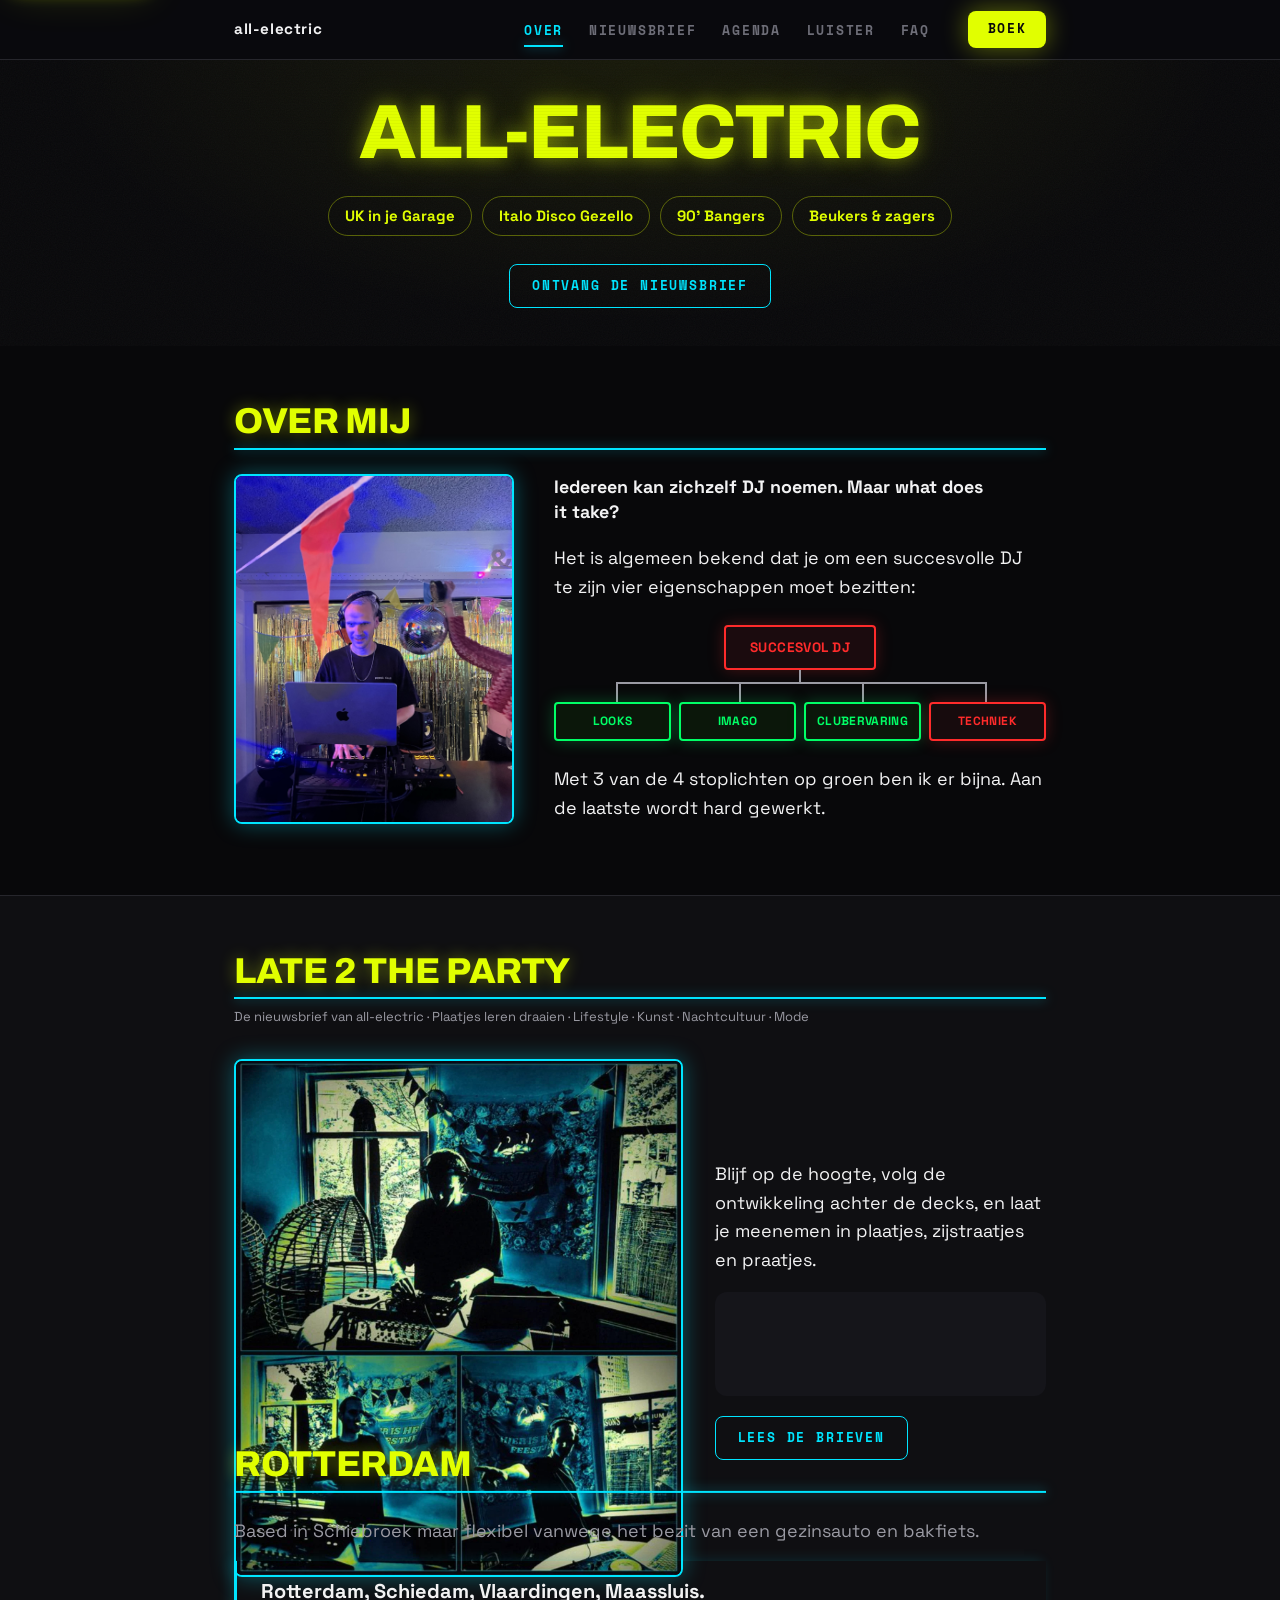
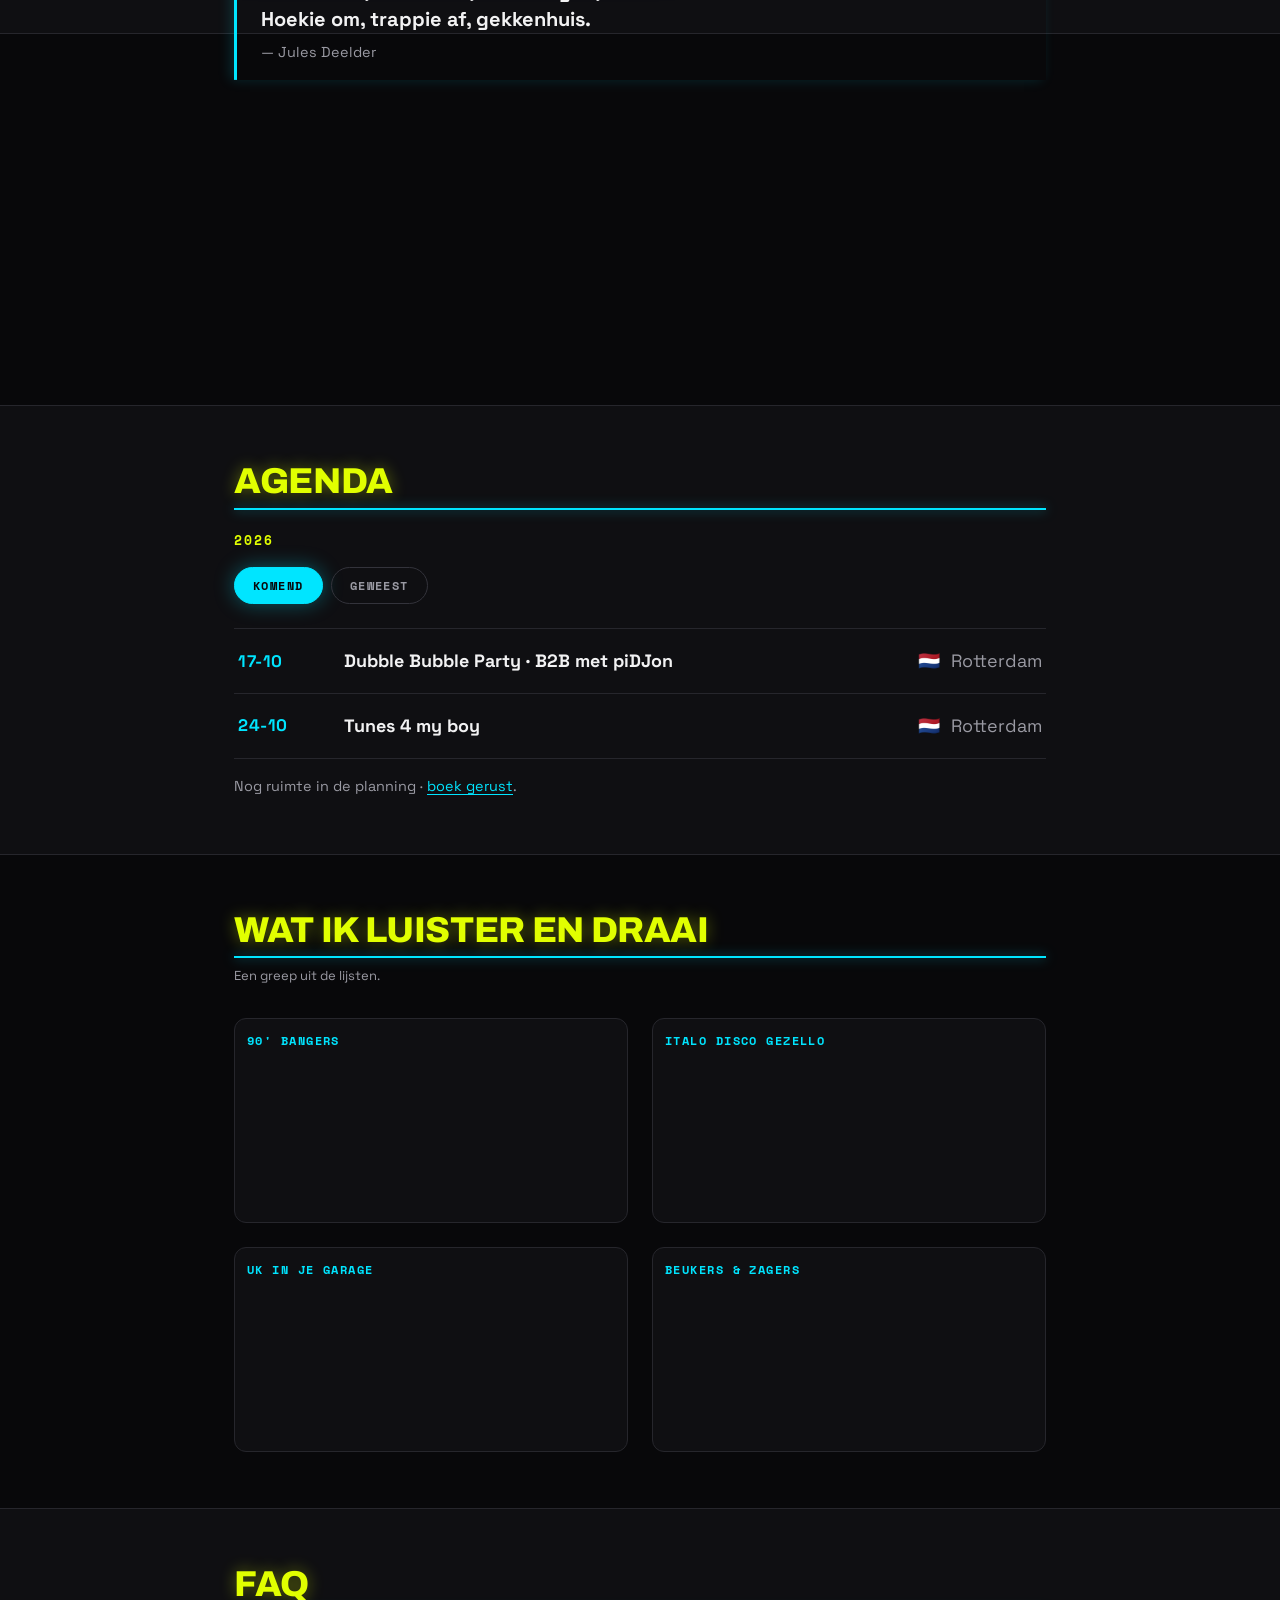
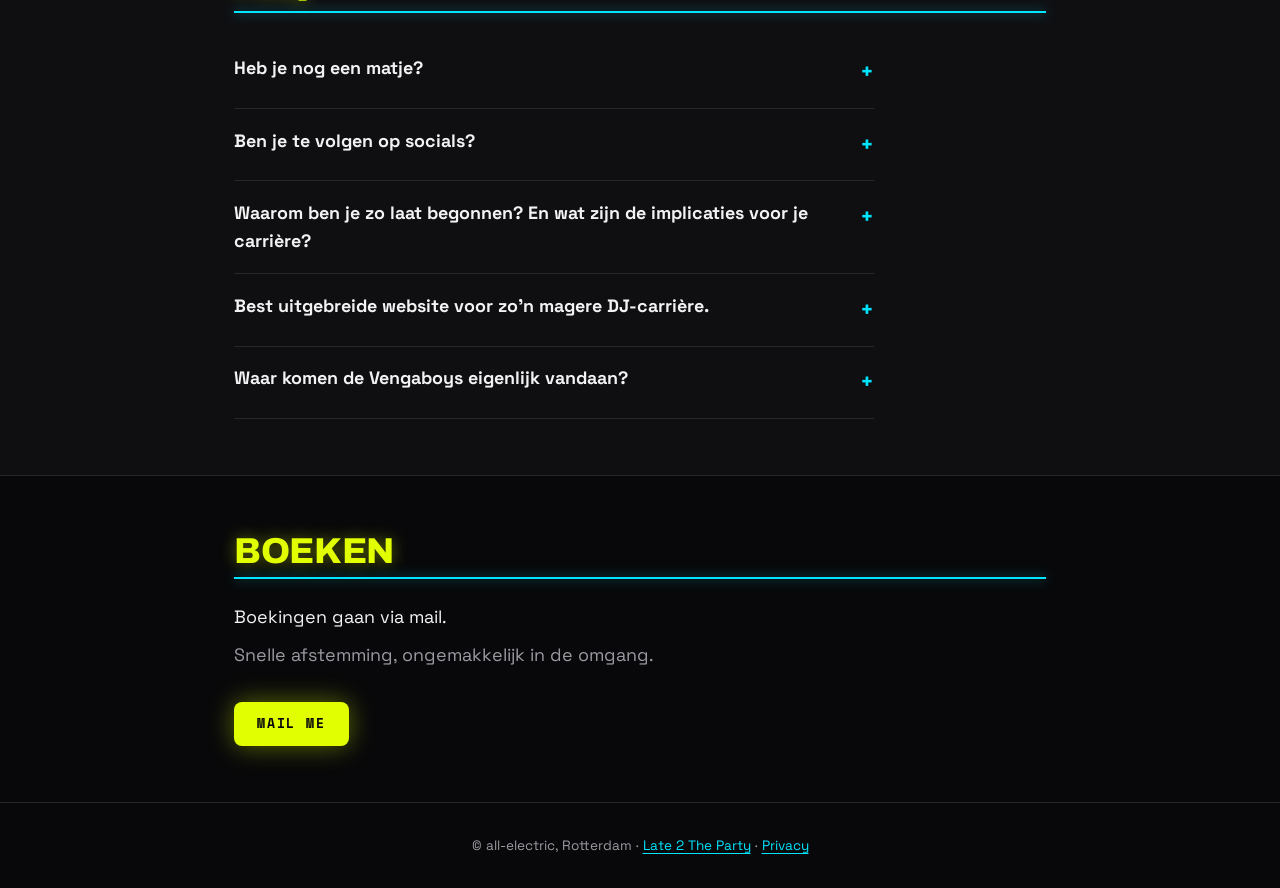
<file: docs/index.html>
<!DOCTYPE html>
<html lang="nl">
<head>
  <meta charset="UTF-8">
  <meta name="viewport" content="width=device-width, initial-scale=1.0">

  <!-- Favicon (emoji, geen extra bestand nodig) -->
  <link rel="icon" href="data:image/svg+xml,<svg xmlns=%22http://www.w3.org/2000/svg%22 viewBox=%220 0 100 100%22><text y=%22.9em%22 font-size=%2290%22>🎧</text></svg>">

  <!-- SEO -->
  <title>all-electric — DJ uit Rotterdam</title>
  <meta name="description" content="all-electric, DJ uit Rotterdam. UK Garage, Italo Disco, 90's bangers. Nieuwsbrief: Late 2 The Party.">

  <!-- Open Graph -->
  <meta property="og:title" content="all-electric — DJ uit Rotterdam">
  <meta property="og:description" content="DJ uit Rotterdam. Nieuwsbrief: Late 2 The Party.">
  <meta property="og:type" content="website">
  <link rel="canonical" href="https://www.late2theparty.nl/">
  <meta property="og:url" content="https://www.late2theparty.nl/">
  <meta property="og:image" content="https://www.late2theparty.nl/hero.jpg">

  <!-- Twitter card -->
  <meta name="twitter:card" content="summary_large_image">
  <meta name="twitter:title" content="all-electric — DJ uit Rotterdam">
  <meta name="twitter:description" content="DJ uit Rotterdam. Nieuwsbrief: Late 2 The Party.">
  <meta name="twitter:image" content="https://www.late2theparty.nl/hero.jpg">

  <meta name="theme-color" content="#0a0a0f">

  <link rel="stylesheet" href="style.css">

  <!-- Structured data -->
  <script type="application/ld+json">
  {
    "@context": "https://schema.org",
    "@type": "MusicGroup",
    "name": "all-electric",
    "description": "DJ uit Rotterdam. UK Garage, Italo Disco en 90's bangers.",
    "genre": ["UK Garage", "Italo Disco", "90s dance"],
    "url": "https://www.late2theparty.nl/",
    "image": "https://www.late2theparty.nl/hero.jpg",
    "email": "hallo@late2theparty.nl",
    "foundingLocation": "Rotterdam, Nederland"
  }
  </script>
</head>
<body>
  <a class="skip-link" href="#hoofdinhoud">Naar inhoud</a>

  <!-- Cursor glow (desktop only, moved by JS) -->
  <div class="cursor-glow" id="cursorGlow" aria-hidden="true"></div>

  <!-- ============================================
       STICKY NAVIGATIE
       ============================================ -->
  <nav class="site-nav" id="siteNav" aria-label="Hoofdnavigatie">
    <div class="site-nav__inner">
      <a href="#hero" class="site-nav__brand">all-electric</a>
      <button type="button" class="site-nav__toggle" id="navToggle" aria-expanded="false" aria-controls="siteNavLinks">Menu</button>
      <ul class="site-nav__links" id="siteNavLinks">
        <li><a href="#over" class="site-nav__link">Over</a></li>
        <li><a href="#nieuwsbrief" class="site-nav__link">Nieuwsbrief</a></li>
        <li><a href="#agenda" class="site-nav__link">Agenda</a></li>
        <li><a href="#luister" class="site-nav__link">Luister</a></li>
        <li><a href="#faq" class="site-nav__link">FAQ</a></li>
      </ul>
      <a href="#contact" class="site-nav__cta">Boek</a>
    </div>
  </nav>

  <main id="hoofdinhoud" tabindex="-1">

  <!-- ============================================
       HERO
       ============================================ -->
  <section class="hero" id="hero" data-parallax="0.3">
    <div class="scanlines" aria-hidden="true"></div>
    <div class="noise" aria-hidden="true"></div>
    <div class="hero__content">
      <h1 class="hero__title neon-text">all-electric</h1>

      <div class="hero__band">
        <a href="https://open.spotify.com/playlist/3SSnkNHaZYFEnFsS2uNzvc?si=Rkkg8hDzQoSK9qMRm84tKg" class="hero__band-link" target="_blank" rel="noopener">UK in je Garage</a>
        <a href="https://open.spotify.com/playlist/0wihgNsvUCuYe4vIcIEJX1?si=40QB4XUaSfa1ktWyz97FcA&pi=Adpx3Pd0QFGsA" class="hero__band-link" target="_blank" rel="noopener">Italo Disco Gezello</a>
        <a href="https://open.spotify.com/playlist/6vOpbanOj8kMaIDSkkobG8?si=ckpwqJuDSN2oO83r56tTGg" class="hero__band-link" target="_blank" rel="noopener">90' Bangers</a>
        <a href="https://open.spotify.com/playlist/5kQzJcHHc57Rl9Vzh4SRj6?si=ad35b520052c4538" class="hero__band-link" target="_blank" rel="noopener">Beukers &amp; zagers</a>
      </div>

      <a href="#aanmelden" class="btn btn--secondary">Ontvang de nieuwsbrief</a>
    </div>
  </section>

  <!-- ============================================
       OVER MIJ
       ============================================ -->
  <section class="section" id="over">
    <div class="container">
      <h2 class="section__heading neon-text">Over mij</h2>
      <div class="about-grid">

        <!-- FOTO: hero.jpg staat in docs/ (zelfde bestandsnaam houden) -->
        <div class="photo-frame glow-pulse">
          <img
            src="hero.jpg"
            alt="Portretfoto van all-electric"
            class="photo-frame__img"
            loading="lazy"
            onerror="this.parentElement.classList.add('photo-frame--fallback')"
          >
          <div class="photo-frame__placeholder" aria-hidden="true">hero.jpg</div>
        </div>

        <div class="about-text fade-in">
          <p class="lead">Iedereen kan zichzelf DJ noemen. Maar what does it take?</p>
          <p>Het is algemeen bekend dat je om een succesvolle DJ te zijn vier eigenschappen moet bezitten:</p>

          <!-- ISSUE TREE (animates on scroll) -->
          <div class="skill-tree skill-tree--animate" aria-label="Issue tree: Succesvol DJ staat op rood. Looks, Imago en Clubervaring op groen, Techniek op rood en die blokkeert de uitkomst">
            <div class="skill-tree__top">
              <div class="skill-box skill-box--result skill-box--blocked glow-pulse glow-pulse--red">Succesvol DJ</div>
            </div>
            <div class="skill-tree__connector" aria-hidden="true">
              <div class="connector-line connector-line--vertical"></div>
              <div class="connector-line connector-line--horizontal"></div>
              <div class="connector-line connector-line--drop connector-line--drop-1"></div>
              <div class="connector-line connector-line--drop connector-line--drop-2"></div>
              <div class="connector-line connector-line--drop connector-line--drop-3"></div>
              <div class="connector-line connector-line--drop connector-line--drop-4"></div>
            </div>
            <div class="skill-tree__bottom">
              <div class="skill-box skill-box--green">Looks</div>
              <div class="skill-box skill-box--green">Imago</div>
              <div class="skill-box skill-box--green">Clubervaring</div>
              <div class="skill-box skill-box--red glow-pulse glow-pulse--red">Techniek</div>
            </div>
          </div>

          <p>Met 3 van de 4 stoplichten op groen ben ik er bijna. Aan de laatste wordt hard gewerkt.</p>
        </div>
      </div>
    </div>
  </section>

  <!-- ============================================
       NIEUWSBRIEF, LATE 2 THE PARTY
       ============================================ -->
  <section class="section section--alt" id="nieuwsbrief">
    <div class="container">
      <h2 class="section__heading section__heading--tight neon-text">Late 2 The Party</h2>
      <p class="section__sub">De nieuwsbrief van all-electric &middot; Plaatjes leren draaien &middot; Lifestyle &middot; Kunst &middot; Nachtcultuur &middot; Mode</p>

      <div class="nb-promo fade-in">
        <a class="nb-promo__beeld" href="nieuwsbrief/" aria-label="Naar het nieuwsbriefarchief">
          <img src="collage.jpg" alt="all-electric achter de decks, drie foto's in duotoon" loading="lazy">
        </a>

        <div class="nb-promo__tekst">
          <p>Blijf op de hoogte, volg de ontwikkeling achter de decks, en laat je meenemen in plaatjes, zijstraatjes en praatjes.</p>
          <div class="nb-form" id="aanmelden">
            <div class="ml-embedded" data-form="aK1pC9"></div>
          </div>
          <p class="nb-promo__acties">
            <a href="nieuwsbrief/" class="btn btn--secondary">Lees de brieven</a>
          </p>
        </div>
      </div>
    </div>
  </section>

  <!-- ============================================
       ROTTERDAM
       ============================================ -->
  <section class="section" id="rotterdam" data-parallax="0.15">
    <div class="container">
      <h2 class="section__heading neon-text">Rotterdam</h2>
      <div class="fade-in">
        <p class="text-muted">Based in Schiebroek maar flexibel vanwege het bezit van een gezinsauto en bakfiets.</p>
        <blockquote class="deelder-quote">
          <p>Rotterdam, Schiedam, Vlaardingen, Maassluis.<br>Hoekie om, trappie af, gekkenhuis.</p>
          <footer>— Jules Deelder</footer>
        </blockquote>
      </div>
    </div>
  </section>

  <!-- ============================================
       AGENDA
       ============================================ -->
  <section class="section section--alt" id="agenda">
    <div class="container">
      <h2 class="section__heading neon-text">Agenda</h2>

      <!-- TOURDATA -->
      <div class="agenda fade-in" aria-label="Agenda met optredens">
        <p class="agenda__year">2026</p>

        <div class="agenda-tabs" role="tablist" aria-label="Komende en eerdere optredens">
          <button class="agenda-tab agenda-tab--on" id="tab-komend" role="tab"
                  aria-selected="true" aria-controls="paneel-komend" data-paneel="komend">Komend</button>
          <button class="agenda-tab" id="tab-geweest" role="tab"
                  aria-selected="false" aria-controls="paneel-geweest" data-paneel="geweest">Geweest</button>
        </div>

        <!--
          NIEUWE DATUM: kopieer een <li> naar het juiste paneel.
          datum (DD-MM) | naam van het optreden | vlag + plaats
        -->
        <div class="agenda-paneel" id="paneel-komend" role="tabpanel" aria-labelledby="tab-komend">
          <ul class="agenda__list">
            <li class="agenda__row">
              <span class="agenda__date">17-10</span>
              <span class="agenda__event">Dubble Bubble Party &middot; B2B met piDJon</span>
              <span class="agenda__location"><span class="agenda__flag">🇳🇱</span> Rotterdam</span>
            </li>
            <li class="agenda__row">
              <span class="agenda__date">24-10</span>
              <span class="agenda__event">Tunes 4 my boy</span>
              <span class="agenda__location"><span class="agenda__flag">🇳🇱</span> Rotterdam</span>
            </li>
          </ul>
          <p class="text-muted agenda__note">Nog ruimte in de planning &middot; <a href="#contact" class="nb-inline-link">boek gerust</a>.</p>
        </div>

        <div class="agenda-paneel" id="paneel-geweest" role="tabpanel" aria-labelledby="tab-geweest" hidden>
          <ul class="agenda__list">
            <li class="agenda__row">
              <span class="agenda__date">04-09</span>
              <span class="agenda__event">Gastset</span>
              <span class="agenda__location"><span class="agenda__flag">🇫🇷</span> Franse Ardennen</span>
            </li>
            <li class="agenda__row">
              <span class="agenda__date">15-08</span>
              <span class="agenda__event">TELLES B-DAY @ Caf&eacute; Soif</span>
              <span class="agenda__location"><span class="agenda__flag">🇳🇱</span> Rotterdam</span>
            </li>
            <li class="agenda__row">
              <span class="agenda__date">31-07</span>
              <span class="agenda__event">Pride Company Party</span>
              <span class="agenda__location"><span class="agenda__flag">🏳️‍🌈</span> Amsterdam</span>
            </li>
          </ul>
        </div>
      </div>
    </div>
  </section>

  <!-- ============================================
       SPOTIFY EMBED
       ============================================ -->
  <section class="section" id="luister">
    <div class="container">
      <h2 class="section__heading section__heading--tight neon-text">Wat ik luister en draai</h2>
      <p class="section__sub">Een greep uit de lijsten.</p>
      <div class="spotify-grid fade-in">
        <div class="spotify-embed" data-spotify="https://open.spotify.com/embed/playlist/6vOpbanOj8kMaIDSkkobG8?utm_source=generator&theme=0" data-title="90' Bangers playlist">
          <p class="spotify-label">90' Bangers</p>
          <button type="button" class="spotify-embed__play">Luister op Spotify</button>
        </div>
        <div class="spotify-embed" data-spotify="https://open.spotify.com/embed/playlist/0wihgNsvUCuYe4vIcIEJX1?utm_source=generator&theme=0" data-title="Italo Disco Gezello playlist">
          <p class="spotify-label">Italo Disco Gezello</p>
          <button type="button" class="spotify-embed__play">Luister op Spotify</button>
        </div>
        <div class="spotify-embed" data-spotify="https://open.spotify.com/embed/playlist/3SSnkNHaZYFEnFsS2uNzvc?utm_source=generator&theme=0" data-title="UK in je Garage playlist">
          <p class="spotify-label">UK in je Garage</p>
          <button type="button" class="spotify-embed__play">Luister op Spotify</button>
        </div>
        <div class="spotify-embed" data-spotify="https://open.spotify.com/embed/playlist/5kQzJcHHc57Rl9Vzh4SRj6?utm_source=generator&theme=0" data-title="Beukers en zagers playlist">
          <p class="spotify-label">Beukers &amp; zagers</p>
          <button type="button" class="spotify-embed__play">Luister op Spotify</button>
        </div>
      </div>
    </div>
  </section>

  <!-- ============================================
       FAQ
       ============================================ -->
  <section class="section section--alt" id="faq">
    <div class="container">
      <h2 class="section__heading neon-text">FAQ</h2>
      <div class="faq-list fade-in">

        <details class="faq-item">
          <summary class="faq-question">Heb je nog een matje?</summary>
          <p class="faq-answer">Nee, maar als je tijdig boekt is er van alles mogelijk.</p>
        </details>

        <details class="faq-item">
          <summary class="faq-question">Ben je te volgen op socials?</summary>
          <p class="faq-answer">Jazeker, ik ben sinds 2013 actief op LinkedIn.</p>
        </details>

        <details class="faq-item">
          <summary class="faq-question">Waarom ben je zo laat begonnen? En wat zijn de implicaties voor je carrière?</summary>
          <p class="faq-answer">Was ik tien jaar eerder begonnen, dan waren er een hoop andere leuke dingen niet gebeurd. En had ik minder tijd gehad als consument een neus voor bangers te ontwikkelen. Als het gaat om implicaties voor carrière verwijs ik graag naar de schilder Henri Rousseau (1844-1910), bijgenaamd Le Douanier. Pas toen hij met pensioen was van zijn baan als douaneambtenaar begon hij serieus te schilderen. Zijn <a href="https://www.moma.org/collection/works/79277" class="nb-inline-link" target="_blank" rel="noopener">junglelandschappen</a> hangen nu in het MoMA.</p>
        </details>

        <details class="faq-item">
          <summary class="faq-question">Best uitgebreide website voor zo'n magere DJ-carrière.</summary>
          <p class="faq-answer">Naast DJ'en leer ik ook vibecoden.</p>
        </details>

        <details class="faq-item">
          <summary class="faq-question">Waar komen de Vengaboys eigenlijk vandaan?</summary>
          <p class="faq-answer">Rotterdam.</p>
        </details>

      </div>
    </div>
  </section>

  <!-- ============================================
       CONTACT / BOEKEN
       ============================================ -->
  <section class="section" id="contact">
    <div class="container">
      <h2 class="section__heading neon-text">Boeken</h2>
      <div class="contact-block fade-in">
        <p>Boekingen gaan via mail.</p>
        <p class="text-muted">Snelle afstemming, ongemakkelijk in de omgang.</p>

        <!-- MAILADRES AANPASSEN: verander alleen het adres achter "mailto:". -->
        <a href="mailto:hallo@late2theparty.nl?subject=Boeking%20all-electric&body=Hoi%20Rik%2C%0A%0AIk%20wil%20je%20graag%20boeken.%20Alvast%20wat%20details%3A%0A%0ADatum%3A%20%0ALocatie%3A%20%0AType%20feest%3A%20%0AVerwachte%20tijd%2Fduur%3A%20%0ABudget%3A%20%0A%0AGroet%2C%0A" class="btn btn--primary" aria-label="Stuur een boekingsmail">Mail me</a>
      </div>
    </div>
  </section>

  </main>

  <!-- ============================================
       FOOTER
       ============================================ -->
  <footer class="footer">
    <p>&copy; all-electric, Rotterdam &middot; <a href="nieuwsbrief/" class="nb-inline-link">Late 2 The Party</a> &middot; <a href="privacy/" class="nb-inline-link">Privacy</a></p>
  </footer>

  <script src="main.js"></script>
</body>
</html>
</file>
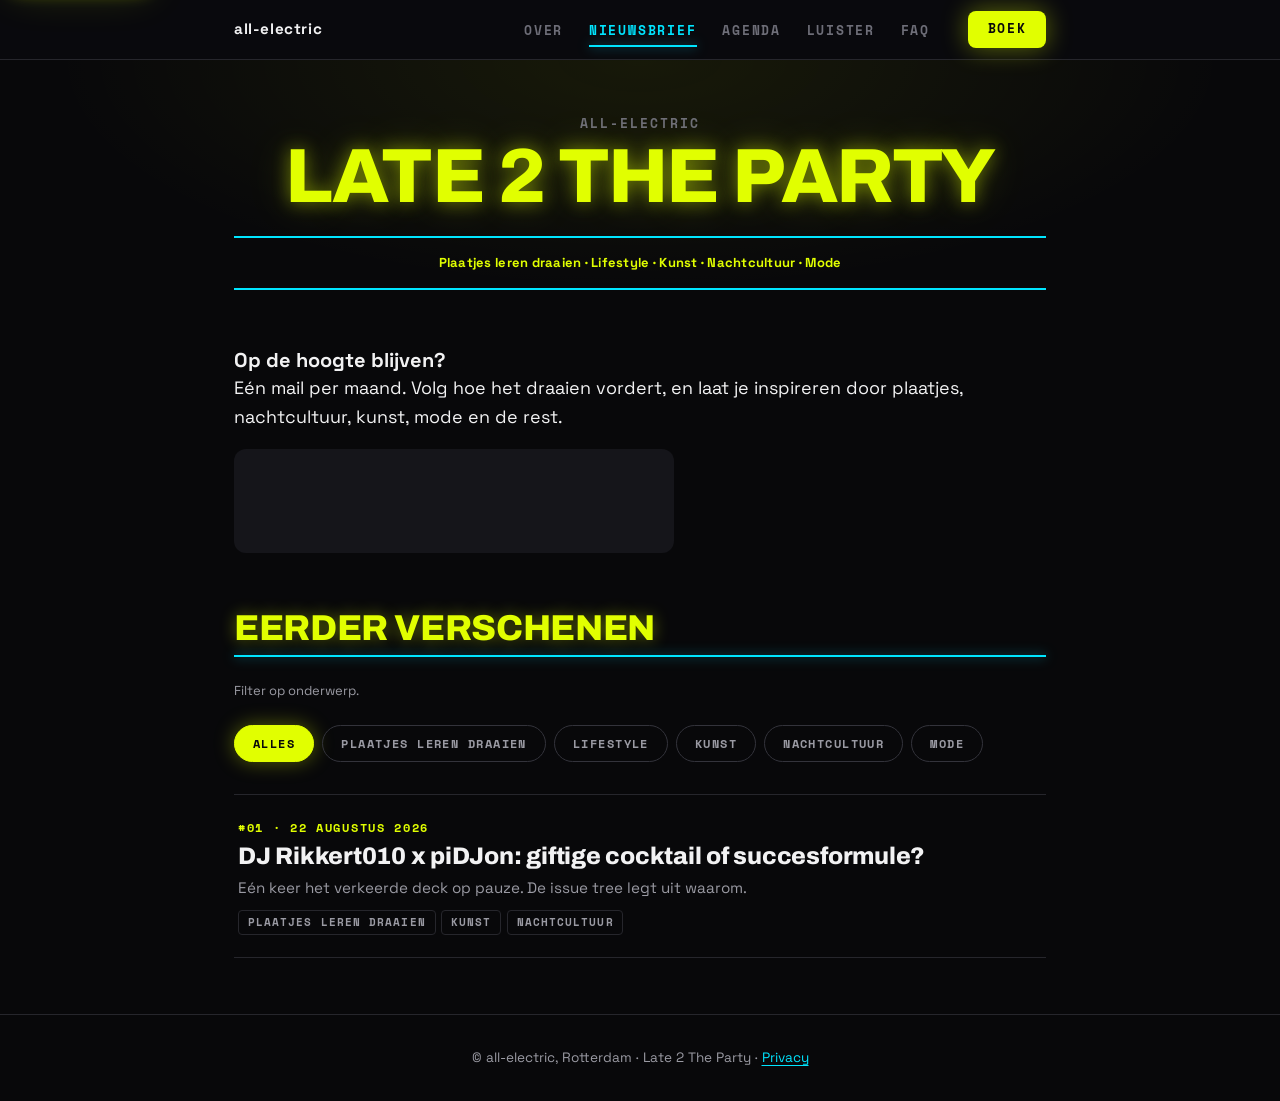
<file: docs/nieuwsbrief/index.html>
<!DOCTYPE html>
<html lang="nl">
<head>
  <meta charset="UTF-8">
  <meta name="viewport" content="width=device-width, initial-scale=1.0">

  <link rel="icon" href="data:image/svg+xml,<svg xmlns=%22http://www.w3.org/2000/svg%22 viewBox=%220 0 100 100%22><text y=%22.9em%22 font-size=%2290%22>🎧</text></svg>">

  <title>Late 2 The Party, de nieuwsbrief | all-electric</title>
  <meta name="description" content="Archief van Late 2 The Party, de maandelijkse nieuwsbrief van all-electric over leren draaien, lifestyle, kunst, nachtcultuur en mode.">
  <link rel="canonical" href="https://www.late2theparty.nl/nieuwsbrief/">
  <meta property="og:title" content="Late 2 The Party, de nieuwsbrief">
  <meta property="og:description" content="Plaatjes leren draaien, lifestyle, kunst, nachtcultuur en mode.">
  <meta property="og:type" content="website">
  <meta property="og:url" content="https://www.late2theparty.nl/nieuwsbrief/">
  <meta property="og:image" content="https://www.late2theparty.nl/collage.jpg">

  <meta name="twitter:card" content="summary_large_image">
  <meta name="twitter:title" content="Late 2 The Party, de nieuwsbrief">
  <meta name="twitter:description" content="Plaatjes leren draaien, lifestyle, kunst, nachtcultuur en mode.">
  <meta name="twitter:image" content="https://www.late2theparty.nl/collage.jpg">
  <meta name="theme-color" content="#0a0a0f">

  <link rel="stylesheet" href="../style.css">
</head>
<body class="nb-body">
  <a class="skip-link" href="#hoofdinhoud">Naar inhoud</a>

  <nav class="site-nav" id="siteNav" aria-label="Hoofdnavigatie">
    <div class="site-nav__inner">
      <a href="../" class="site-nav__brand">all-electric</a>
      <button type="button" class="site-nav__toggle" id="navToggle" aria-expanded="false" aria-controls="siteNavLinks">Menu</button>
      <ul class="site-nav__links" id="siteNavLinks">
        <li><a href="../#over" class="site-nav__link">Over</a></li>
        <li><a href="./" class="site-nav__link site-nav__link--active">Nieuwsbrief</a></li>
        <li><a href="../#agenda" class="site-nav__link">Agenda</a></li>
        <li><a href="../#luister" class="site-nav__link">Luister</a></li>
        <li><a href="../#faq" class="site-nav__link">FAQ</a></li>
      </ul>
      <a href="../#contact" class="site-nav__cta">Boek</a>
    </div>
  </nav>

  <main id="hoofdinhoud" tabindex="-1">

  <!-- ============================================
       MASTHEAD, in de stijl van de nieuwsbrief
       ============================================ -->
  <header class="nb-masthead">
    <div class="container">
      <p class="nb-masthead__kicker">all-electric</p>
      <h1 class="nb-masthead__title">Late 2 The Party</h1>
      <p class="nb-masthead__tags">Plaatjes leren draaien &middot; Lifestyle &middot; Kunst &middot; Nachtcultuur &middot; Mode</p>
    </div>
  </header>

  <section class="section">
    <div class="container">

      <p class="lead">Op de hoogte blijven?</p>
      <p>Eén mail per maand. Volg hoe het draaien vordert, en laat je inspireren door plaatjes, nachtcultuur, kunst, mode en de rest.</p>

      <div class="nb-form" id="aanmelden">
        <div class="ml-embedded" data-form="aK1pC9"></div>
      </div>

      <!-- ============================================
           ARCHIEF met tagfilter
           ============================================ -->
      <h2 class="nb-subkop" id="eerder">Eerder verschenen</h2>
      <p class="nb-subkop__hint">Filter op onderwerp.</p>

      <div class="nb-filters" role="group" aria-label="Filter edities op onderwerp">
        <button class="nb-filter nb-filter--on" data-tag="alles" aria-pressed="true">Alles</button>
        <button class="nb-filter" data-tag="draaien" aria-pressed="false">Plaatjes leren draaien</button>
        <button class="nb-filter" data-tag="lifestyle" aria-pressed="false">Lifestyle</button>
        <button class="nb-filter" data-tag="kunst" aria-pressed="false">Kunst</button>
        <button class="nb-filter" data-tag="nachtcultuur" aria-pressed="false">Nachtcultuur</button>
        <button class="nb-filter" data-tag="mode" aria-pressed="false">Mode</button>
      </div>

      <ul class="nb-list" id="nbList">

        <!--
          NIEUWE EDITIE TOEVOEGEN: kopieer dit hele <li> blok.
          data-tags bepaalt op welke filters hij verschijnt.
          De href is de webversie van de MailerLite-campagne.
        -->
        <li class="nb-item" data-tags="draaien kunst nachtcultuur">
          <a class="nb-item__link" href="01/">
            <span class="nb-item__meta">#01 &middot; 22 augustus 2026</span>
            <h3 class="nb-item__title">DJ Rikkert010 x piDJon: giftige cocktail of succesformule?</h3>
            <p class="nb-item__teaser">Eén keer het verkeerde deck op pauze. De issue tree legt uit waarom.</p>
            <span class="nb-item__tags">
              <span class="nb-tag">Plaatjes leren draaien</span>
              <span class="nb-tag">Kunst</span>
              <span class="nb-tag">Nachtcultuur</span>
            </span>
          </a>
        </li>

      </ul>
      <p class="nb-empty" id="nbEmpty" hidden>Nog geen editie met dit onderwerp.</p>

    </div>
  </section>

  </main>

  <footer class="footer">
    <p>&copy; all-electric, Rotterdam &middot; Late 2 The Party &middot; <a href="../privacy/" class="nb-inline-link">Privacy</a></p>
  </footer>

  <script src="../main.js"></script>
  <script src="nieuwsbrief.js"></script>
</body>
</html>
</file>
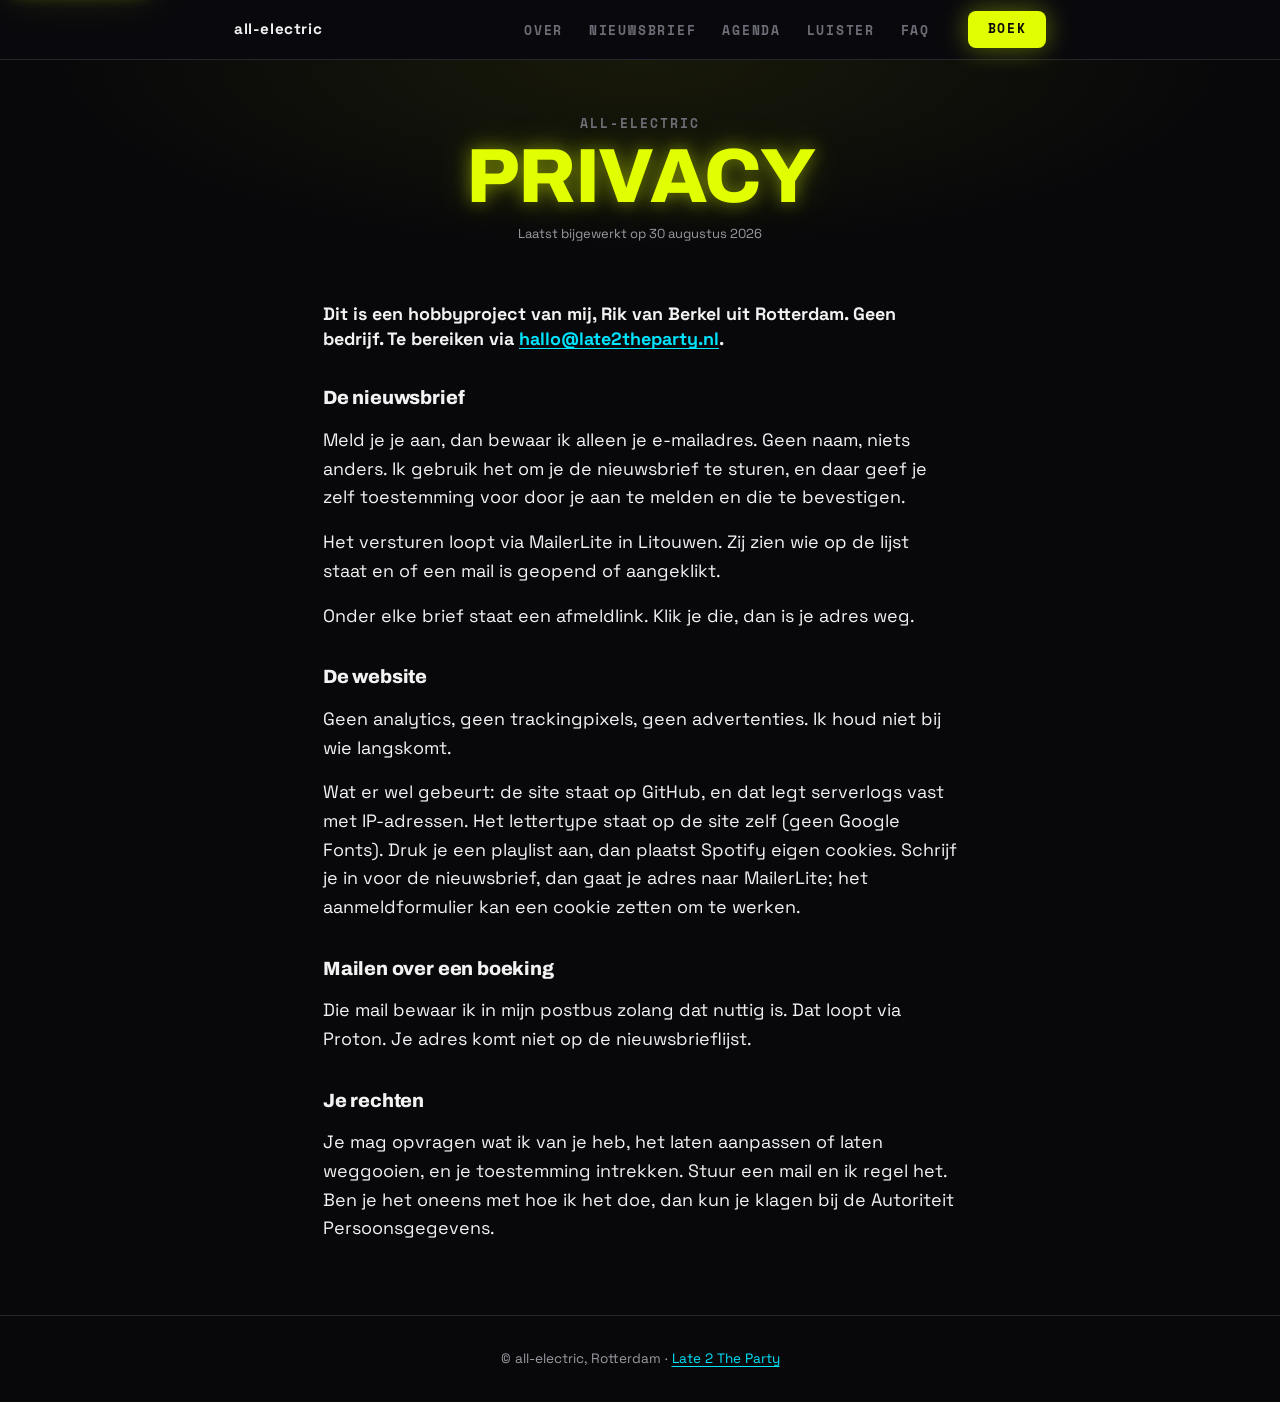
<file: docs/privacy/index.html>
<!DOCTYPE html>
<html lang="nl">
<head>
  <meta charset="UTF-8">
  <meta name="viewport" content="width=device-width, initial-scale=1.0">

  <link rel="icon" href="data:image/svg+xml,<svg xmlns=%22http://www.w3.org/2000/svg%22 viewBox=%220 0 100 100%22><text y=%22.9em%22 font-size=%2290%22>🎧</text></svg>">

  <title>Privacyverklaring | all-electric</title>
  <meta name="description" content="Wat er met je gegevens gebeurt op late2theparty.nl en bij de nieuwsbrief Late 2 The Party.">
  <link rel="canonical" href="https://www.late2theparty.nl/privacy/">
  <meta name="robots" content="index, follow">

  <meta name="theme-color" content="#0a0a0f">
  <meta name="twitter:card" content="summary">
  <meta name="twitter:title" content="Privacyverklaring | all-electric">
  <meta name="twitter:description" content="Wat er met je gegevens gebeurt op late2theparty.nl en bij de nieuwsbrief.">

  <link rel="stylesheet" href="../style.css">
</head>
<body>
  <a class="skip-link" href="#hoofdinhoud">Naar inhoud</a>

  <nav class="site-nav" id="siteNav" aria-label="Hoofdnavigatie">
    <div class="site-nav__inner">
      <a href="../" class="site-nav__brand">all-electric</a>
      <button type="button" class="site-nav__toggle" id="navToggle" aria-expanded="false" aria-controls="siteNavLinks">Menu</button>
      <ul class="site-nav__links" id="siteNavLinks">
        <li><a href="../#over" class="site-nav__link">Over</a></li>
        <li><a href="../nieuwsbrief/" class="site-nav__link">Nieuwsbrief</a></li>
        <li><a href="../#agenda" class="site-nav__link">Agenda</a></li>
        <li><a href="../#luister" class="site-nav__link">Luister</a></li>
        <li><a href="../#faq" class="site-nav__link">FAQ</a></li>
      </ul>
      <a href="../#contact" class="site-nav__cta">Boek</a>
    </div>
  </nav>

  <main id="hoofdinhoud" tabindex="-1">

  <header class="nb-masthead">
    <div class="container">
      <p class="nb-masthead__kicker">all-electric</p>
      <h1 class="nb-masthead__title">Privacy</h1>
      <p class="nb-masthead__dek">Laatst bijgewerkt op 30 augustus 2026</p>
    </div>
  </header>

  <section class="section">
    <div class="container prose">

      <p class="lead">Dit is een hobbyproject van mij, Rik van Berkel uit Rotterdam. Geen bedrijf. Te bereiken via <a href="mailto:hallo@late2theparty.nl">hallo@late2theparty.nl</a>.</p>

      <h2 class="prose__h2">De nieuwsbrief</h2>
      <p>Meld je je aan, dan bewaar ik alleen je e-mailadres. Geen naam, niets anders. Ik gebruik het om je de nieuwsbrief te sturen, en daar geef je zelf toestemming voor door je aan te melden en die te bevestigen.</p>
      <p>Het versturen loopt via MailerLite in Litouwen. Zij zien wie op de lijst staat en of een mail is geopend of aangeklikt.</p>
      <p>Onder elke brief staat een afmeldlink. Klik je die, dan is je adres weg.</p>

      <h2 class="prose__h2">De website</h2>
      <p>Geen analytics, geen trackingpixels, geen advertenties. Ik houd niet bij wie langskomt.</p>
      <p>Wat er wel gebeurt: de site staat op GitHub, en dat legt serverlogs vast met IP-adressen. Het lettertype staat op de site zelf (geen Google Fonts). Druk je een playlist aan, dan plaatst Spotify eigen cookies. Schrijf je in voor de nieuwsbrief, dan gaat je adres naar MailerLite; het aanmeldformulier kan een cookie zetten om te werken.</p>

      <h2 class="prose__h2">Mailen over een boeking</h2>
      <p>Die mail bewaar ik in mijn postbus zolang dat nuttig is. Dat loopt via Proton. Je adres komt niet op de nieuwsbrieflijst.</p>

      <h2 class="prose__h2">Je rechten</h2>
      <p>Je mag opvragen wat ik van je heb, het laten aanpassen of laten weggooien, en je toestemming intrekken. Stuur een mail en ik regel het. Ben je het oneens met hoe ik het doe, dan kun je klagen bij de Autoriteit Persoonsgegevens.</p>

    </div>
  </section>

  </main>

  <footer class="footer">
    <p>&copy; all-electric, Rotterdam &middot; <a href="../nieuwsbrief/" class="nb-inline-link">Late 2 The Party</a></p>
  </footer>
  <script src="../main.js"></script>
</body>
</html>
</file>
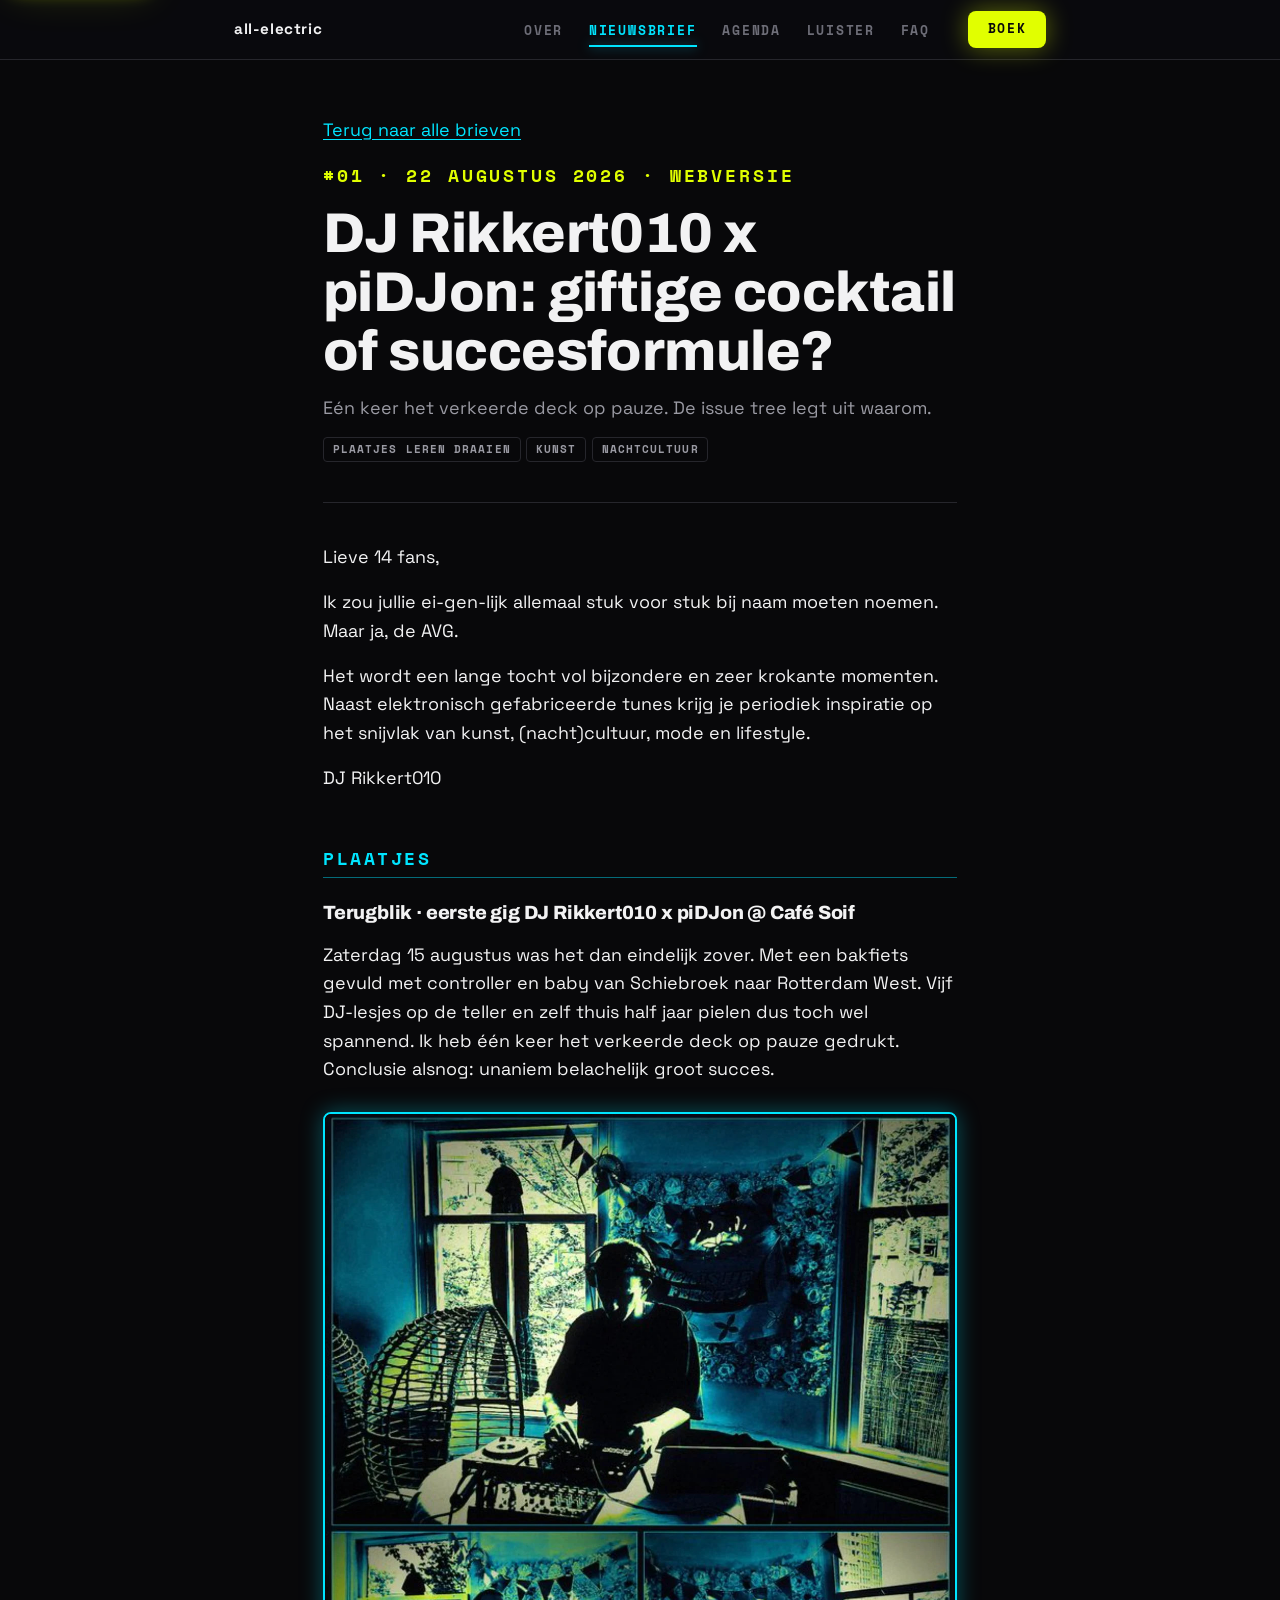
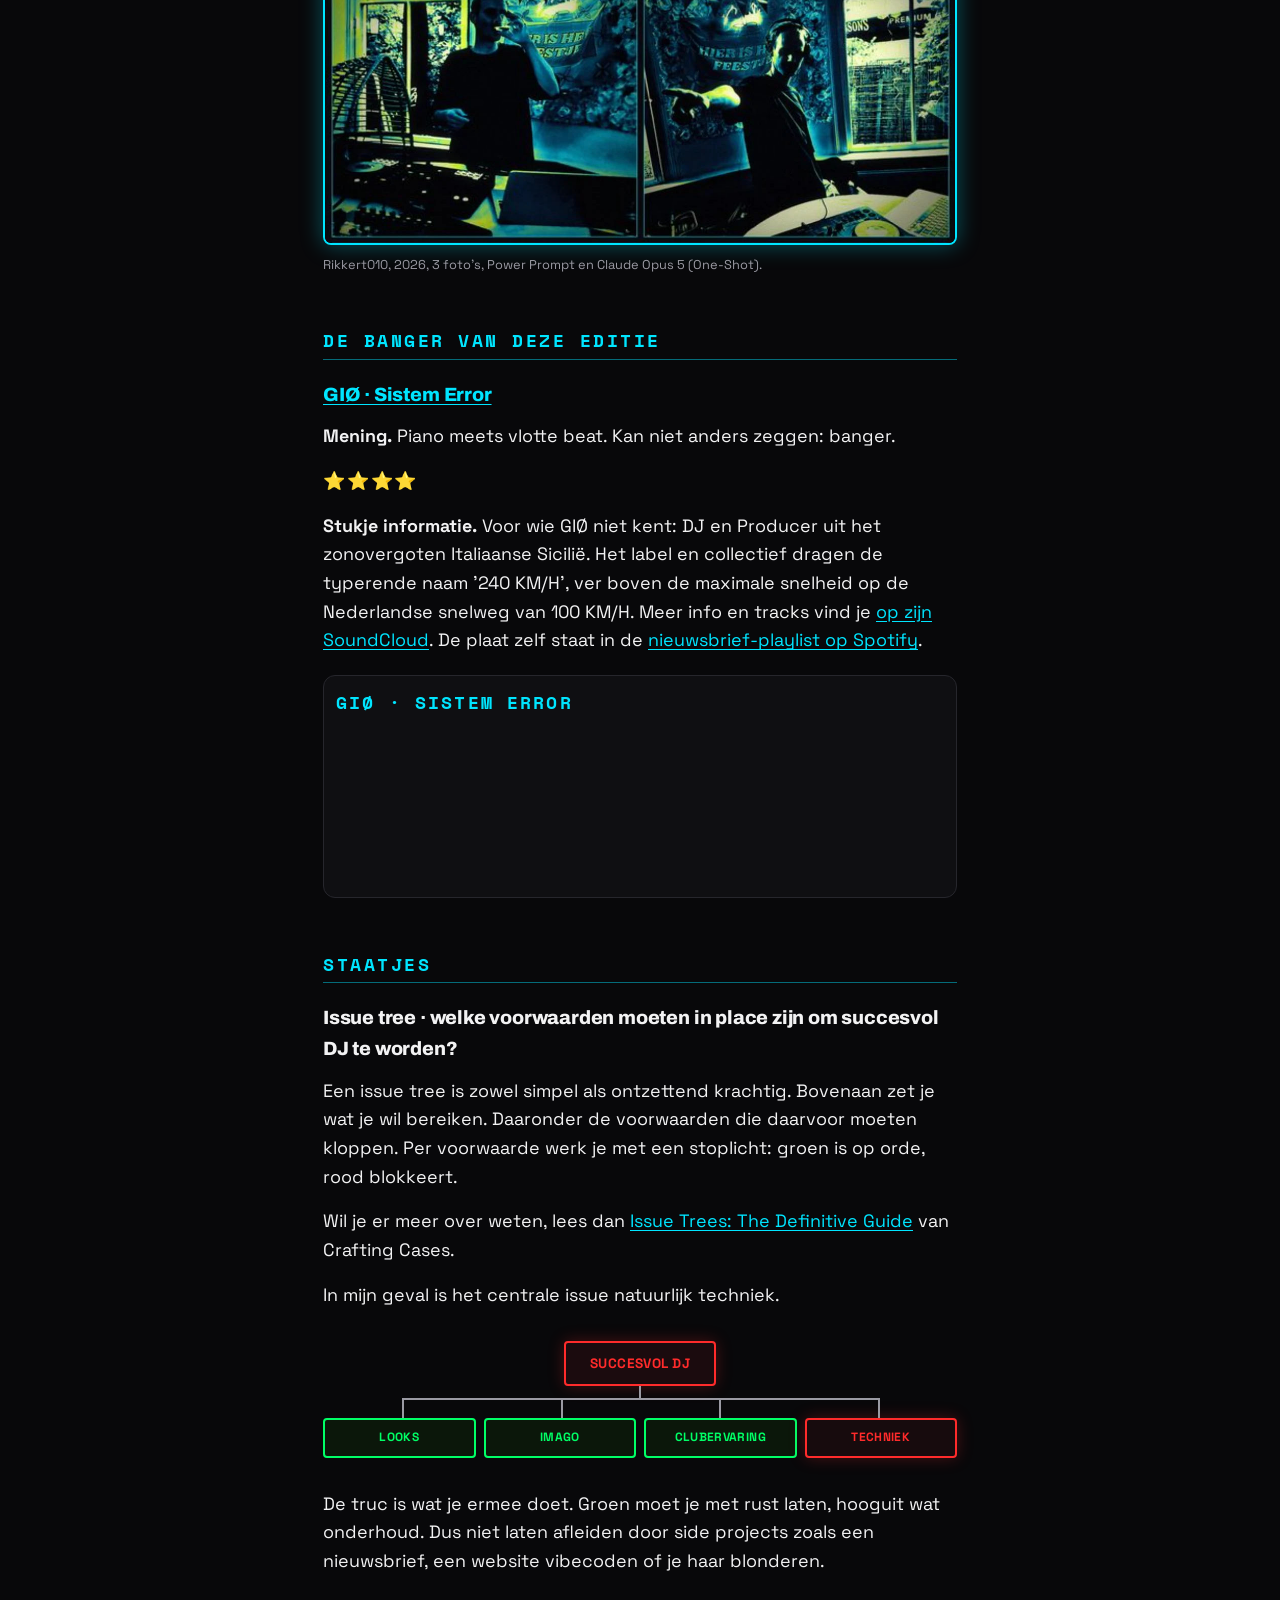
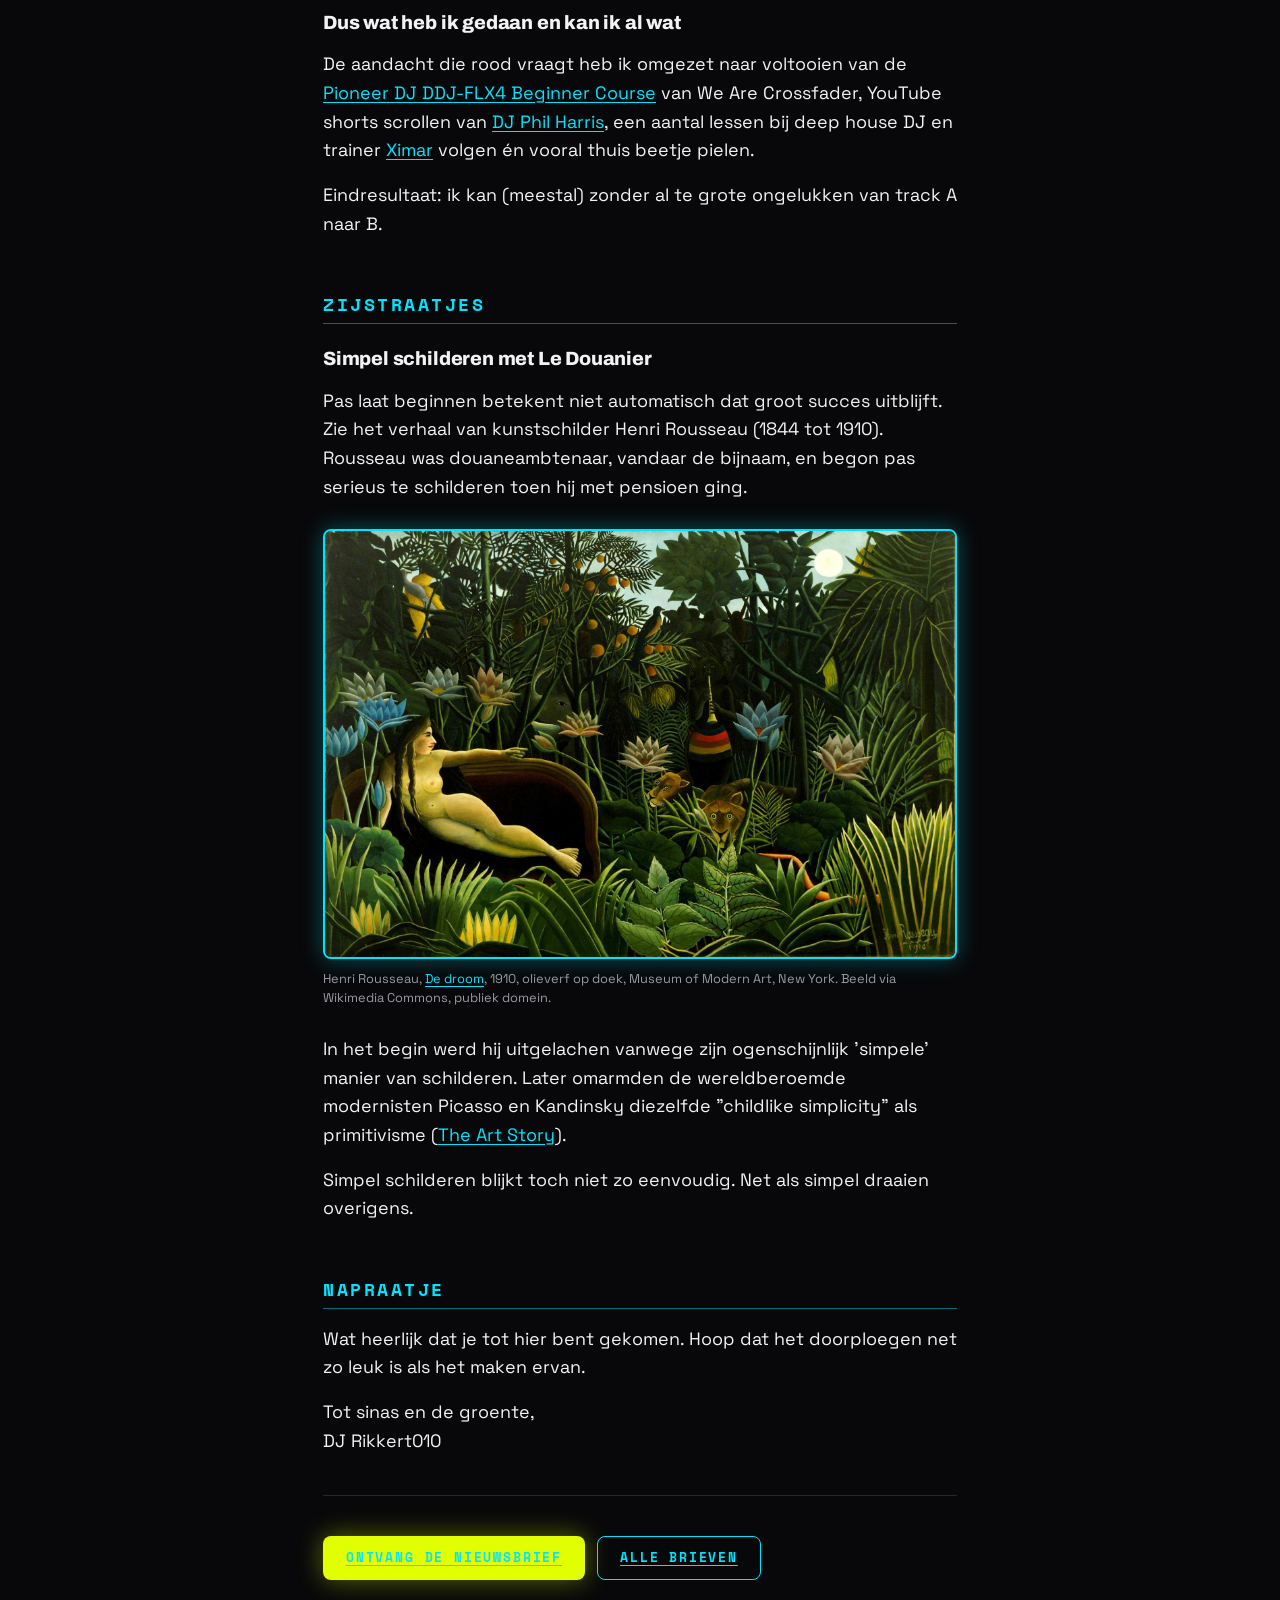
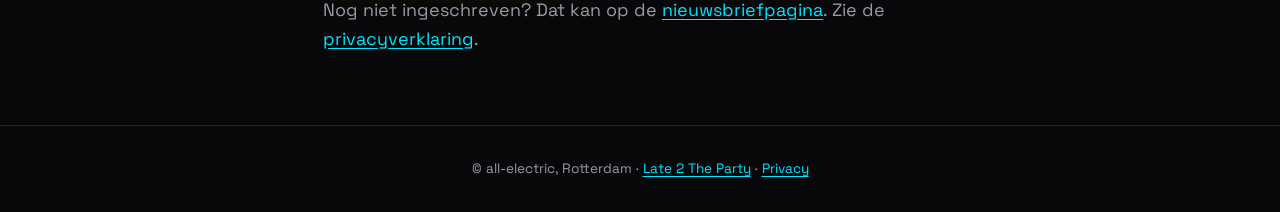
<file: docs/nieuwsbrief/01/index.html>
<!DOCTYPE html>
<html lang="nl">
<head>
  <meta charset="UTF-8">
  <meta name="viewport" content="width=device-width, initial-scale=1.0">

  <link rel="icon" href="data:image/svg+xml,<svg xmlns=%22http://www.w3.org/2000/svg%22 viewBox=%220 0 100 100%22><text y=%22.9em%22 font-size=%2290%22>🎧</text></svg>">

  <title>#01 DJ Rikkert010 x piDJon: giftige cocktail of succesformule? | Late 2 The Party</title>
  <meta name="description" content="Eén keer het verkeerde deck op pauze. De issue tree legt uit waarom. Editie 1 van Late 2 The Party, 22 augustus 2026.">
  <link rel="canonical" href="https://www.late2theparty.nl/nieuwsbrief/01/">
  <meta property="og:title" content="#01 DJ Rikkert010 x piDJon: giftige cocktail of succesformule?">
  <meta property="og:description" content="Eén keer het verkeerde deck op pauze. De issue tree legt uit waarom.">
  <meta property="og:type" content="article">
  <meta property="og:url" content="https://www.late2theparty.nl/nieuwsbrief/01/">
  <meta property="og:image" content="https://www.late2theparty.nl/collage.jpg">

  <meta name="twitter:card" content="summary_large_image">
  <meta name="twitter:title" content="#01 DJ Rikkert010 x piDJon: giftige cocktail of succesformule?">
  <meta name="twitter:description" content="Eén keer het verkeerde deck op pauze. De issue tree legt uit waarom.">
  <meta name="twitter:image" content="https://www.late2theparty.nl/collage.jpg">
  <meta name="theme-color" content="#0a0a0f">

  <link rel="stylesheet" href="../../style.css">
</head>
<body>
  <a class="skip-link" href="#hoofdinhoud">Naar inhoud</a>

  <nav class="site-nav" id="siteNav" aria-label="Hoofdnavigatie">
    <div class="site-nav__inner">
      <a href="../../" class="site-nav__brand">all-electric</a>
      <button type="button" class="site-nav__toggle" id="navToggle" aria-expanded="false" aria-controls="siteNavLinks">Menu</button>
      <ul class="site-nav__links" id="siteNavLinks">
        <li><a href="../../#over" class="site-nav__link">Over</a></li>
        <li><a href="../" class="site-nav__link site-nav__link--active">Nieuwsbrief</a></li>
        <li><a href="../../#agenda" class="site-nav__link">Agenda</a></li>
        <li><a href="../../#luister" class="site-nav__link">Luister</a></li>
        <li><a href="../../#faq" class="site-nav__link">FAQ</a></li>
      </ul>
      <a href="../../#contact" class="site-nav__cta">Boek</a>
    </div>
  </nav>

  <main id="hoofdinhoud" tabindex="-1">

  <article class="section">
    <div class="container prose">

      <p class="ed-back"><a href="../" class="nb-inline-link">Terug naar alle brieven</a></p>

      <p class="ed-meta">#01 &middot; 22 augustus 2026 &middot; webversie</p>
      <h1 class="ed-title">DJ Rikkert010 x piDJon: giftige cocktail of succesformule?</h1>
      <p class="ed-preheader">Eén keer het verkeerde deck op pauze. De issue tree legt uit waarom.</p>

      <div class="ed-tags">
        <span class="nb-tag">Plaatjes leren draaien</span>
        <span class="nb-tag">Kunst</span>
        <span class="nb-tag">Nachtcultuur</span>
      </div>

      <hr class="ed-rule">

      <p>Lieve 14 fans,</p>
      <p>Ik zou jullie ei-gen-lijk allemaal stuk voor stuk bij naam moeten noemen. Maar ja, de AVG.</p>
      <p>Het wordt een lange tocht vol bijzondere en zeer krokante momenten. Naast elektronisch gefabriceerde tunes krijg je periodiek inspiratie op het snijvlak van kunst, (nacht)cultuur, mode en lifestyle.</p>
      <p>DJ Rikkert010</p>

      <!-- ============================================
           PLAATJES
           ============================================ -->
      <p class="ed-rubriek">Plaatjes</p>
      <h2 class="prose__h2">Terugblik &middot; eerste gig DJ Rikkert010 x piDJon @ Café Soif</h2>

      <p>Zaterdag 15 augustus was het dan eindelijk zover. Met een bakfiets gevuld met controller en baby van Schiebroek naar Rotterdam West. Vijf DJ-lesjes op de teller en zelf thuis half jaar pielen dus toch wel spannend. Ik heb één keer het verkeerde deck op pauze gedrukt. Conclusie alsnog: unaniem belachelijk groot succes.</p>

      <figure class="ed-figure">
        <img src="../../collage.jpg" alt="DJ Rikkert010 achter de decks in Café Soif, drie foto's in duotoon" loading="lazy">
        <figcaption>Rikkert010, 2026, 3 foto's, Power Prompt en Claude Opus 5 (One-Shot).</figcaption>
      </figure>

      <!-- ============================================
           DE BANGER
           ============================================ -->
      <p class="ed-rubriek">De banger van deze editie</p>
      <h2 class="prose__h2"><a href="https://open.spotify.com/playlist/38ZxwIsjA0LoZfAJpw7fxr" class="nb-inline-link" target="_blank" rel="noopener">GIØ &middot; Sistem Error</a></h2>

      <p><strong>Mening.</strong> Piano meets vlotte beat. Kan niet anders zeggen: banger.</p>
      <p class="ed-sterren" aria-label="4 uit 5 sterren">⭐⭐⭐⭐</p>
      <p><strong>Stukje informatie.</strong> Voor wie GIØ niet kent: DJ en Producer uit het zonovergoten Italiaanse Sicilië. Het label en collectief dragen de typerende naam '240 KM/H', ver boven de maximale snelheid op de Nederlandse snelweg van 100 KM/H. Meer info en tracks vind je <a href="https://soundcloud.com/giowaw" target="_blank" rel="noopener">op zijn SoundCloud</a>. De plaat zelf staat in de <a href="https://open.spotify.com/playlist/38ZxwIsjA0LoZfAJpw7fxr" class="nb-inline-link" target="_blank" rel="noopener">nieuwsbrief-playlist op Spotify</a>.</p>
      <div class="spotify-embed" data-spotify="https://open.spotify.com/embed/track/5fKil1HCUAk45V4ExBdMEV?utm_source=generator&theme=0" data-title="GIØ — Sistem Error">
        <p class="spotify-label">GIØ · Sistem Error</p>
        <button type="button" class="spotify-embed__play">Luister op Spotify</button>
      </div>

      <!-- ============================================
           STAATJES
           ============================================ -->
      <p class="ed-rubriek">Staatjes</p>
      <h2 class="prose__h2">Issue tree &middot; welke voorwaarden moeten in place zijn om succesvol DJ te worden?</h2>

      <p>Een issue tree is zowel simpel als ontzettend krachtig. Bovenaan zet je wat je wil bereiken. Daaronder de voorwaarden die daarvoor moeten kloppen. Per voorwaarde werk je met een stoplicht: groen is op orde, rood blokkeert.</p>
      <p>Wil je er meer over weten, lees dan <a href="https://www.craftingcases.com/issue-tree-guide/" target="_blank" rel="noopener">Issue Trees: The Definitive Guide</a> van Crafting Cases.</p>
      <p>In mijn geval is het centrale issue natuurlijk techniek.</p>

      <!-- Live versie van het schema, zelfde als op de homepage -->
      <div class="skill-tree" aria-label="Issue tree: Succesvol DJ staat op rood. Looks, Imago en Clubervaring op groen, Techniek op rood en die blokkeert de uitkomst">
        <div class="skill-tree__top">
          <div class="skill-box skill-box--result skill-box--blocked">Succesvol DJ</div>
        </div>
        <div class="skill-tree__connector" aria-hidden="true">
          <div class="connector-line connector-line--vertical"></div>
          <div class="connector-line connector-line--horizontal"></div>
          <div class="connector-line connector-line--drop connector-line--drop-1"></div>
          <div class="connector-line connector-line--drop connector-line--drop-2"></div>
          <div class="connector-line connector-line--drop connector-line--drop-3"></div>
          <div class="connector-line connector-line--drop connector-line--drop-4"></div>
        </div>
        <div class="skill-tree__bottom">
          <div class="skill-box skill-box--green">Looks</div>
          <div class="skill-box skill-box--green">Imago</div>
          <div class="skill-box skill-box--green">Clubervaring</div>
          <div class="skill-box skill-box--red">Techniek</div>
        </div>
      </div>

      <p>De truc is wat je ermee doet. Groen moet je met rust laten, hooguit wat onderhoud. Dus niet laten afleiden door side projects zoals een nieuwsbrief, een website vibecoden of je haar blonderen.</p>

      <h2 class="prose__h2">Dus wat heb ik gedaan en kan ik al wat</h2>
      <p>De aandacht die rood vraagt heb ik omgezet naar voltooien van de <a href="https://wearecrossfader.co.uk/ddj-flx4-course/" target="_blank" rel="noopener">Pioneer DJ DDJ-FLX4 Beginner Course</a> van We Are Crossfader, YouTube shorts scrollen van <a href="https://www.youtube.com/@DJPhilHarris/shorts" target="_blank" rel="noopener">DJ Phil Harris</a>, een aantal lessen bij deep house DJ en trainer <a href="https://www.instagram.com/___ximar/" target="_blank" rel="noopener">Ximar</a> volgen én vooral thuis beetje pielen.</p>
      <p>Eindresultaat: ik kan (meestal) zonder al te grote ongelukken van track A naar B.</p>

      <!-- ============================================
           ZIJSTRAATJES
           ============================================ -->
      <p class="ed-rubriek">Zijstraatjes</p>
      <h2 class="prose__h2">Simpel schilderen met Le Douanier</h2>

      <p>Pas laat beginnen betekent niet automatisch dat groot succes uitblijft. Zie het verhaal van kunstschilder Henri Rousseau (1844 tot 1910). Rousseau was douaneambtenaar, vandaar de bijnaam, en begon pas serieus te schilderen toen hij met pensioen ging.</p>

      <figure class="ed-figure">
        <img src="../rousseau-de-droom.jpg" alt="De droom van Henri Rousseau, een junglelandschap met liggende figuur, olieverf op doek uit 1910" loading="lazy">
        <figcaption>Henri Rousseau, <a href="https://www.moma.org/collection/works/79277" class="nb-inline-link" target="_blank" rel="noopener">De droom</a>, 1910, olieverf op doek, Museum of Modern Art, New York. Beeld via Wikimedia Commons, publiek domein.</figcaption>
      </figure>

      <p>In het begin werd hij uitgelachen vanwege zijn ogenschijnlijk 'simpele' manier van schilderen. Later omarmden de wereldberoemde modernisten Picasso en Kandinsky diezelfde "childlike simplicity" als primitivisme (<a href="https://www.theartstory.org/artist/rousseau-henri/" target="_blank" rel="noopener">The Art Story</a>).</p>
      <p>Simpel schilderen blijkt toch niet zo eenvoudig. Net als simpel draaien overigens.</p>

      <!-- ============================================
           NAPRAATJE
           ============================================ -->
      <p class="ed-rubriek">Napraatje</p>

      <p>Wat heerlijk dat je tot hier bent gekomen. Hoop dat het doorploegen net zo leuk is als het maken ervan.</p>
      <p>Tot sinas en de groente,<br>DJ Rikkert010</p>

      <hr class="ed-rule">

      <p class="ed-cta"><a href="../#aanmelden" class="btn btn--primary">Ontvang de nieuwsbrief</a> <a href="../" class="btn btn--secondary">Alle brieven</a></p>
      <p class="newsletter__note">Nog niet ingeschreven? Dat kan op de <a href="../" class="nb-inline-link">nieuwsbriefpagina</a>. Zie de <a href="../../privacy/" class="nb-inline-link">privacyverklaring</a>.</p>

    </div>
  </article>

  </main>

  <footer class="footer">
    <p>&copy; all-electric, Rotterdam &middot; <a href="../" class="nb-inline-link">Late 2 The Party</a> &middot; <a href="../../privacy/" class="nb-inline-link">Privacy</a></p>
  </footer>

  <script src="../../main.js"></script>
</body>
</html>
</file>
<file: docs/style.css>
/* ============================================
   R-010 DJ ONE-PAGER
   ============================================
   KLEUREN AANPASSEN:
   --neon-yellow : primaire neon kleur
   --neon-cyan   : secundaire neon kleur
   --neon-red    : accentkleur
   --bg-dark     : achtergrond
   ============================================ */

/* Huisstijl v1, lokaal gehost (OFL, zie fonts/OFL.txt) — geen Google Fonts.
   Archivo 800 (display), Space Grotesk 400/700 (leestekst), Space Mono 400/700 (nav/labels/knoppen). */
@font-face {
  font-family: 'Archivo';
  font-style: normal;
  font-weight: 800;
  font-display: swap;
  src: url('fonts/archivo-800.woff2') format('woff2');
}
@font-face {
  font-family: 'Space Grotesk';
  font-style: normal;
  font-weight: 400;
  font-display: swap;
  src: url('fonts/space-grotesk-400.woff2') format('woff2');
}
@font-face {
  font-family: 'Space Grotesk';
  font-style: normal;
  font-weight: 700;
  font-display: swap;
  src: url('fonts/space-grotesk-700.woff2') format('woff2');
}
@font-face {
  font-family: 'Space Mono';
  font-style: normal;
  font-weight: 400;
  font-display: swap;
  src: url('fonts/space-mono-400.woff2') format('woff2');
}
@font-face {
  font-family: 'Space Mono';
  font-style: normal;
  font-weight: 700;
  font-display: swap;
  src: url('fonts/space-mono-700.woff2') format('woff2');
}

:root {
  /* kleur */
  --neon-yellow: #e1ff00;
  --neon-yellow-hover: #eeff4d;
  --neon-cyan: #00e5ff;
  --neon-red: #ff2b2b;
  --neon-green: #00ff66;
  --bg-dark: #08080a;
  --bg-alt: #0f0f12;
  --bg-panel-2: #15151a;
  --line: #26262c;
  --line-strong: #33333b;
  --text-main: #f2f2f3;
  --text-muted: #9a9aa3;
  --text-dim: #6e6e78;

  /* typografie */
  --font: 'Space Grotesk', sans-serif;
  --font-display: 'Archivo', sans-serif;
  --font-mono: 'Space Mono', monospace;

  /* gloed */
  --glow-yellow: 0 0 18px rgba(225, 255, 0, .45), 0 0 44px rgba(225, 255, 0, .2);
  --glow-yellow-heading: 0 0 16px rgba(225, 255, 0, .4);
  --glow-yellow-button: 0 0 26px rgba(225, 255, 0, .4);
  --glow-yellow-button-hover: 0 0 34px rgba(225, 255, 0, .55);
  --glow-cyan: 0 0 12px rgba(0, 229, 255, .6);
  --glow-cyan-photo: 0 0 22px rgba(0, 229, 255, .35);
  --glow-green: 0 0 16px rgba(0, 255, 102, .25);
  --glow-red: 0 0 16px rgba(255, 43, 43, .25);

  /* radius */
  --r-sm: 4px;
  --r-md: 8px;
  --r-lg: 12px;
  --r-pill: 999px;

  --nav-h: 3.2rem;
  --fs-kicker: clamp(.75rem, 2vw, .8125rem);
  --fs-body: clamp(1.0625rem, 1.4vw, 1.1875rem);
  --fs-lead: 1.25rem;
  --fs-heading: clamp(1.75rem, 3.4vw, 2.25rem);
  --fs-display: clamp(2.75rem, 6vw, 5.5rem);
}

@media (max-width: 640px) {
  :root { --nav-h: 2.7rem; }
}

/* ---- RESET ---- */
*, *::before, *::after { box-sizing: border-box; margin: 0; padding: 0; }

html {
  scroll-behavior: smooth;
  scroll-padding-top: 5rem;
}

body {
  font-family: var(--font);
  background: var(--bg-dark);
  color: var(--text-main);
  font-size: var(--fs-body);
  line-height: 1.6;
  -webkit-font-smoothing: antialiased;
  overflow-x: hidden;
}

a { color: inherit; text-decoration: none; }
ul { list-style: none; }
img { max-width: 100%; display: block; }

/* ---- SKIP-LINK (toegankelijkheid) ---- */
.skip-link {
  position: absolute;
  left: .75rem;
  top: -3.5rem;
  z-index: 1100;
  padding: .55rem 1rem;
  border-radius: 4px;
  font-weight: 700;
  background: var(--neon-yellow);
  color: var(--bg-dark);
  box-shadow: var(--glow-yellow);
  transition: top .2s ease;
}

.skip-link:focus {
  top: .75rem;
  outline: 2px solid var(--neon-cyan);
  outline-offset: 2px;
}

#hoofdinhoud:focus {
  outline: none;
}

/* ---- CONTAINER ---- */
.container {
  max-width: 860px;
  margin: 0 auto;
  padding: 0 1.5rem;
}

/* ============================================
   STICKY NAVIGATIE
   ============================================ */
.site-nav {
  position: sticky;
  top: 0;
  z-index: 1000;
  background: rgba(10, 10, 15, .82);
  -webkit-backdrop-filter: blur(10px);
  backdrop-filter: blur(10px);
  border-bottom: 1px solid var(--line);
}

.site-nav__inner {
  max-width: 860px;
  margin: 0 auto;
  display: flex;
  align-items: center;
  gap: 1rem;
  padding: .7rem 1.5rem;
}

.site-nav__brand {
  font-weight: 700;
  font-size: .95rem;
  text-transform: none;
  letter-spacing: .04em;
  color: var(--text-main);
  white-space: nowrap;
  transition: color .2s ease;
}

.site-nav__brand:hover {
  color: var(--neon-yellow);
}

.site-nav__links {
  display: flex;
  align-items: center;
  gap: 1.6rem;
  margin-left: auto;
}

.site-nav__link {
  position: relative;
  font-family: var(--font-mono);
  text-transform: uppercase;
  letter-spacing: .14em;
  font-size: .8rem;
  font-weight: 700;
  color: var(--text-dim);
  padding: .2rem 0;
  transition: color .2s ease;
}

.site-nav__link:hover {
  color: var(--text-main);
}

.site-nav__link--active {
  color: var(--neon-cyan);
}

.site-nav__link--active::after {
  content: '';
  position: absolute;
  left: 0;
  right: 0;
  bottom: -4px;
  height: 2px;
  background: var(--neon-cyan);
  box-shadow: var(--glow-cyan);
}

.site-nav__cta {
  margin-left: 1.4rem;
  padding: .5rem 1.2rem;
  border-radius: var(--r-md);
  font-family: var(--font-mono);
  font-weight: 700;
  font-size: .8rem;
  text-transform: uppercase;
  letter-spacing: .14em;
  white-space: nowrap;
  background: var(--neon-yellow);
  color: var(--bg-dark);
  border: 0;
  box-shadow: var(--glow-yellow-button);
  transition: background .2s ease, box-shadow .2s ease;
}

.site-nav__cta:hover {
  background: var(--neon-yellow-hover);
  box-shadow: var(--glow-yellow-button-hover);
}

.site-nav__cta:focus-visible,
.site-nav__link:focus-visible,
.site-nav__brand:focus-visible {
  outline: 2px solid var(--neon-cyan);
  outline-offset: 3px;
}

.site-nav__toggle {
  display: none;
  margin-left: auto;
  background: transparent;
  border: 1px solid var(--neon-cyan);
  color: var(--neon-cyan);
  font-family: var(--font-mono);
  font-size: .75rem;
  font-weight: 700;
  letter-spacing: .14em;
  text-transform: uppercase;
  padding: .4rem .7rem;
  border-radius: var(--r-md);
  cursor: pointer;
}

.site-nav__toggle:focus-visible {
  outline: 2px solid var(--neon-yellow);
  outline-offset: 3px;
}

@media (max-width: 640px) {
  .site-nav__inner {
    display: grid;
    grid-template-columns: 1fr auto auto;
    grid-template-areas: "brand toggle cta";
    align-items: center;
    gap: .5rem .6rem;
    padding: .55rem .9rem;
    position: relative;
  }
  .site-nav__brand {
    display: block;
    font-size: .9rem;
    grid-area: brand;
    min-width: 0;
  }
  .site-nav__toggle {
    display: inline-flex;
    align-items: center;
    grid-area: toggle;
    margin-left: 0;
  }
  .site-nav__cta {
    grid-area: cta;
    margin-left: 0;
    padding: .45rem .9rem;
  }
  .site-nav__links {
    display: none;
    grid-area: links;
    margin: 0;
    padding: .35rem 0 .6rem;
    flex-direction: column;
    align-items: stretch;
    gap: 0;
  }
  .site-nav.is-open .site-nav__inner {
    grid-template-areas:
      "brand toggle cta"
      "links links links";
  }
  .site-nav.is-open .site-nav__links {
    display: flex;
  }
  .site-nav__link {
    font-size: .9rem;
    padding: .55rem 0;
    border-bottom: 1px solid var(--line);
  }
  .site-nav__link--active::after {
    display: none;
  }
}

/* Extra smalle telefoons: nav nog iets compacter */
@media (max-width: 380px) {
  .site-nav__links { gap: .7rem; }
  .site-nav__link { font-size: .8rem; }
  .site-nav__cta { padding: .4rem .7rem; font-size: .78rem; }
}

/* ============================================
   SCANLINES OVERLAY (CRT effect)
   ============================================ */
.scanlines {
  position: absolute;
  inset: 0;
  z-index: 2;
  pointer-events: none;
  background: repeating-linear-gradient(
    0deg,
    rgba(0, 0, 0, .03) 0px,
    rgba(0, 0, 0, .03) 1px,
    transparent 1px,
    transparent 3px
  );
}

/* ============================================
   NOISE TEXTURE OVERLAY
   ============================================ */
.noise {
  position: absolute;
  inset: 0;
  z-index: 1;
  pointer-events: none;
  opacity: .04;
  background-image: url("data:image/svg+xml,%3Csvg viewBox='0 0 256 256' xmlns='http://www.w3.org/2000/svg'%3E%3Cfilter id='n'%3E%3CfeTurbulence type='fractalNoise' baseFrequency='.85' numOctaves='4' stitchTiles='stitch'/%3E%3C/filter%3E%3Crect width='100%25' height='100%25' filter='url(%23n)'/%3E%3C/svg%3E");
  background-repeat: repeat;
  background-size: 256px 256px;
}

/* ============================================
   CURSOR GLOW (desktop only)
   ============================================ */
.cursor-glow {
  position: fixed;
  width: 320px;
  height: 320px;
  border-radius: 50%;
  background: radial-gradient(
    circle,
    rgba(0, 229, 255, .08) 0%,
    rgba(230, 255, 0, .04) 40%,
    transparent 70%
  );
  pointer-events: none;
  z-index: 9996;
  left: 0;
  top: 0;
  opacity: 0;
  transition: opacity .3s ease;
  will-change: transform;
}

.cursor-glow--visible {
  opacity: 1;
}

/* Hide cursor glow on touch devices */
@media (hover: none) {
  .cursor-glow { display: none; }
}

/* ---- NEON TEXT ---- */
.neon-text {
  color: var(--neon-yellow);
  text-shadow: var(--glow-yellow);
}

.text-muted {
  color: var(--text-muted);
}

/* ============================================
   GLOW PULSE (breathing neon borders)
   ============================================ */
.glow-pulse {
  animation: glowPulse 3s ease-in-out infinite alternate;
}

.glow-pulse--red {
  animation-name: glowPulseRed;
}

@keyframes glowPulse {
  0%   { box-shadow: 0 0 6px rgba(0, 229, 255, .4), 0 0 16px rgba(0, 229, 255, .15); }
  100% { box-shadow: 0 0 12px rgba(0, 229, 255, .7), 0 0 36px rgba(0, 229, 255, .3); }
}

@keyframes glowPulseRed {
  0%   { box-shadow: 0 0 6px rgba(255, 51, 72, .3), 0 0 16px rgba(255, 51, 72, .1); }
  100% { box-shadow: 0 0 12px rgba(255, 51, 72, .6), 0 0 36px rgba(255, 51, 72, .25); }
}

/* ============================================
   HERO
   ============================================ */
.hero {
  min-height: auto;
  margin-top: 0;
  display: flex;
  align-items: center;
  justify-content: center;
  text-align: center;
  padding: 3.5rem 1.5rem 1.25rem;
  position: relative;
  overflow: hidden;
  background:
    radial-gradient(ellipse at 50% 0%, rgba(230, 255, 0, .07) 0%, transparent 65%),
    var(--bg-dark);
}

.hero__content {
  position: relative;
  z-index: 1;
  width: 100%;
  max-width: 860px;
}

.hero__title {
  font-family: var(--font-display);
  font-size: var(--fs-display);
  font-weight: 800;
  line-height: .92;
  letter-spacing: -.02em;
  text-wrap: balance;
  text-transform: uppercase;
  animation: none;
}

/* ============================================
   GENRE PILLS (hero) — muzikale signatuur
   ============================================ */
.hero__band {
  margin: 1.75rem auto 0;
  max-width: 40rem;
  display: flex;
  flex-wrap: wrap;
  justify-content: center;
  gap: .625rem;
}

.hero__band-link {
  font-family: var(--font);
  font-weight: 700;
  font-size: .9375rem;
  color: var(--neon-yellow);
  border: 1px solid rgba(225, 255, 0, .35);
  border-radius: var(--r-pill);
  padding: .4375rem 1rem;
  text-decoration: none;
  transition: color .2s ease, border-color .2s ease;
}

.hero__band-link:hover {
  color: var(--neon-cyan);
  border-color: rgba(0, 229, 255, .45);
}

.hero__band-link:focus-visible {
  outline: 2px solid var(--neon-yellow);
  outline-offset: 3px;
}

/* ============================================
   BUTTONS
   ============================================ */
.btn {
  display: inline-flex;
  align-items: center;
  justify-content: center;
  padding: .8125rem 1.375rem;
  border-radius: var(--r-md);
  font-family: var(--font-mono);
  font-size: .8125rem;
  font-weight: 700;
  cursor: pointer;
  border: 1px solid transparent;
  transition: background .2s ease, color .2s ease, box-shadow .2s ease;
  text-transform: uppercase;
  letter-spacing: .14em;
  line-height: 1.2;
}

.btn:focus-visible {
  outline: 2px solid var(--neon-cyan);
  outline-offset: 2px;
}

.btn--primary {
  background: var(--neon-yellow);
  color: var(--bg-dark);
  border-color: transparent;
  box-shadow: var(--glow-yellow-button);
}

.hero .btn {
  margin-top: 1.75rem;
}

.btn--primary:hover {
  background: var(--neon-yellow-hover);
  box-shadow: var(--glow-yellow-button-hover);
}

.btn--secondary {
  background: transparent;
  color: var(--neon-cyan);
  border-color: var(--neon-cyan);
  box-shadow: none;
}

.btn--secondary:hover {
  background: rgba(0, 229, 255, .1);
}

/* ============================================
   SECTIONS
   ============================================ */
.section {
  padding: 3.5rem 0;
  position: relative;
}

@media (max-width: 640px) {
  .section { padding: 2.75rem 0; }
}

.section--alt {
  background: var(--bg-alt);
  border-top: 1px solid var(--line);
  border-bottom: 1px solid var(--line);
}

.section__heading,
.nb-subkop {
  position: relative;
  font-family: var(--font-display);
  font-size: var(--fs-heading);
  margin-bottom: 1.5rem;
  font-weight: 800;
  letter-spacing: -.01em;
  line-height: 1.1;
  text-transform: uppercase;
  color: var(--neon-yellow);
  text-shadow: var(--glow-yellow-heading);
  padding-bottom: .5rem;
  text-wrap: balance;
}

.section__heading::after,
.nb-subkop::after {
  content: '';
  position: absolute;
  left: 0;
  right: 0;
  bottom: 0;
  height: 2px;
  background: var(--neon-cyan);
  box-shadow: var(--glow-cyan);
}

/* Kop met een ondertitel eronder: minder lucht tussen de twee */
.section__heading--tight {
  margin-bottom: .5rem;
}

.section__sub {
  margin-bottom: 2rem;
  font-size: var(--fs-kicker);
  line-height: 1.5;
  color: var(--text-muted);
}

/* ============================================
   ABOUT GRID
   ============================================ */
.about-grid {
  display: grid;
  grid-template-columns: 280px 1fr;
  gap: 2.5rem;
  align-items: start;
}

@media (max-width: 640px) {
  .about-grid {
    grid-template-columns: 1fr;
  }
}

.about-text p {
  font-size: var(--fs-body);
  margin-bottom: 1rem;
}

.lead {
  font-size: var(--fs-lead);
  line-height: 1.4;
  font-weight: 700;
  letter-spacing: 0;
  color: var(--text-main);
  text-wrap: pretty;
}

.about-text .lead {
  margin-bottom: 1.25rem;
}

/* ============================================
   SKILL TREE
   ============================================ */
.skill-tree {
  margin: 1.5rem 0;
  display: flex;
  flex-direction: column;
  align-items: center;
}

/* Animation: hidden by default, JS adds --visible */
.js .skill-tree--animate .skill-tree__top,
.js .skill-tree--animate .skill-tree__connector {
  opacity: 0;
  transform: translateY(16px);
  transition: opacity .4s ease, transform .4s ease;
}

/* De lampjes staan eerst UIT: grijs, geen gloed. */
.js .skill-tree--animate .skill-box--green,
.js .skill-tree--animate .skill-box--red {
  opacity: 0;
  transform: translateY(16px);
  border-color: var(--line-strong);
  color: var(--text-muted);
  background: rgba(255, 255, 255, .02);
  box-shadow: none;
  transition: opacity .3s ease, transform .3s ease,
              border-color .5s ease, color .5s ease,
              background .5s ease, box-shadow .5s ease;
}

/* Pulserende gloed pas laten starten als het lampje aan is */
.js .skill-tree--animate .skill-box--red.glow-pulse {
  animation: none;
}

/* ...en dan gaan ze aan, in de reeks van de transition-delays hieronder */
.skill-tree--animate.skill-tree--visible .skill-tree__bottom .skill-box--green {
  border-color: var(--neon-green);
  color: var(--neon-green);
  background: rgba(57, 255, 20, .06);
  box-shadow: var(--glow-green);
}

.skill-tree--animate.skill-tree--visible .skill-tree__bottom .skill-box--red {
  border-color: var(--neon-red);
  color: var(--neon-red);
  background: rgba(255, 51, 72, .06);
  box-shadow: var(--glow-red);
}

.skill-tree--animate.skill-tree--visible .skill-box--red.glow-pulse {
  animation: glowPulseRed 3s ease-in-out infinite alternate;
  animation-delay: 2.1s;
}

.skill-tree--animate.skill-tree--visible .skill-tree__top {
  opacity: 1; transform: translateY(0);
  transition-delay: 0s;
}

.skill-tree--animate.skill-tree--visible .skill-tree__connector {
  opacity: 1; transform: translateY(0);
  transition-delay: .3s;
}

.skill-tree--animate.skill-tree--visible .skill-tree__bottom .skill-box:nth-child(1) {
  opacity: 1; transform: translateY(0);
  transition-delay: .5s;
}

.skill-tree--animate.skill-tree--visible .skill-tree__bottom .skill-box:nth-child(2) {
  opacity: 1; transform: translateY(0);
  transition-delay: .75s;
}

.skill-tree--animate.skill-tree--visible .skill-tree__bottom .skill-box:nth-child(3) {
  opacity: 1; transform: translateY(0);
  transition-delay: 1s;
}

/* De stilte hiervoor is de grap: drie lampjes floepen aan, dan een tel niks,
   en dan pas Techniek op rood. */
.skill-tree--animate.skill-tree--visible .skill-tree__bottom .skill-box:nth-child(4) {
  opacity: 1; transform: translateY(0);
  transition-delay: 1.8s;
}

.skill-tree__top {
  display: flex;
  justify-content: center;
}

.skill-tree__connector {
  position: relative;
  width: 100%;
  height: 32px;
}

.connector-line {
  position: absolute;
  background: var(--text-muted);
}

.connector-line--vertical {
  width: 2px;
  height: 12px;
  left: 50%;
  top: 0;
  transform: translateX(-50%);
}

.connector-line--horizontal {
  height: 2px;
  top: 12px;
  left: 12.5%;
  right: 12.5%;
}

.connector-line--drop {
  width: 2px;
  height: 20px;
  top: 12px;
}

.connector-line--drop-1 { left: 12.5%; }
.connector-line--drop-2 { left: 37.5%; }
.connector-line--drop-3 { left: 62.5%; }
.connector-line--drop-4 { left: 87.5%; }

.skill-tree__bottom {
  display: grid;
  grid-template-columns: repeat(4, 1fr);
  gap: .5rem;
  width: 100%;
}

@media (max-width: 640px) {
  .skill-tree__bottom {
    grid-template-columns: repeat(2, 1fr);
    gap: .65rem;
  }

  .skill-tree__connector {
    display: none;
  }

  .skill-box {
    font-size: .8rem;
    padding: .65rem .5rem;
  }
}

.skill-box {
  padding: .5rem .4rem;
  border-radius: 4px;
  text-align: center;
  font-size: .75rem;
  font-weight: 700;
  text-transform: uppercase;
  letter-spacing: .03em;
  border: 2px solid;
}

.skill-box--result {
  border-color: var(--neon-green);
  color: var(--neon-green);
  background: rgba(57, 255, 20, .08);
  box-shadow: var(--glow-green);
  padding: .6rem 1.5rem;
  font-size: .85rem;
}

.skill-box--green {
  border-color: var(--neon-green);
  color: var(--neon-green);
  background: rgba(57, 255, 20, .06);
}

.skill-box--red {
  border-color: var(--neon-red);
  color: var(--neon-red);
  background: rgba(255, 51, 72, .06);
  box-shadow: var(--glow-red);
}

/* ============================================
   PHOTO FRAME + FALLBACK
   ============================================ */
.photo-frame {
  aspect-ratio: 4 / 5;
  border: 2px solid var(--neon-cyan);
  border-radius: var(--r-md);
  box-shadow: var(--glow-cyan-photo);
  overflow: hidden;
  position: relative;
}

.photo-frame__img {
  width: 100%;
  height: 100%;
  object-fit: cover;
  object-position: center top;
}

.photo-frame__placeholder {
  display: none;
  position: absolute;
  inset: 0;
  background: var(--bg-alt);
  color: var(--text-muted);
  font-size: .85rem;
  justify-content: center;
  align-items: center;
}

.photo-frame--fallback .photo-frame__img {
  display: none;
}

.photo-frame--fallback .photo-frame__placeholder {
  display: flex;
}

/* ============================================
   ROTTERDAM
   ============================================ */
.deelder-quote {
  border-left: 3px solid var(--neon-cyan);
  padding: 1rem 1.5rem;
  margin: 1rem 0 1.5rem;
  box-shadow: -4px 0 12px rgba(0, 229, 255, .15);
}

.deelder-quote p {
  font-size: var(--fs-lead);
  font-weight: 700;
  line-height: 1.4;
  letter-spacing: 0;
  color: var(--text-main);
}

.deelder-quote footer {
  margin-top: .5rem;
  color: var(--text-muted);
  font-size: .9rem;
}

/* ============================================
   AGENDA / TOURDATA
   ============================================ */
.agenda__year {
  font-family: var(--font-mono);
  font-size: var(--fs-kicker);
  font-weight: 700;
  line-height: 1;
  letter-spacing: .16em;
  text-transform: uppercase;
  color: var(--neon-yellow);
  text-shadow: none;
  margin-bottom: 1.25rem;
}

.agenda__list {
  display: flex;
  flex-direction: column;
}

.agenda__row {
  display: grid;
  grid-template-columns: 90px 1.2fr 1fr;
  align-items: center;
  gap: 1rem;
  padding: 1.1rem 0.25rem;
  border-top: 1px solid var(--line);
  transition: background .2s ease, padding-left .2s ease;
}

.agenda__row:last-child {
  border-bottom: 1px solid var(--line);
}

.agenda__row:hover {
  background: rgba(0, 229, 255, .05);
  padding-left: .75rem;
}

.agenda__date {
  font-weight: 700;
  font-size: 1.05rem;
  color: var(--neon-cyan);
  letter-spacing: .03em;
}

.agenda__event {
  font-weight: 700;
  color: var(--text-main);
}

.agenda__flag {
  margin-right: .4rem;
}

.agenda__location {
  color: var(--text-muted);
  text-align: right;
}

.agenda__note {
  margin-top: 1rem;
  font-size: .9rem;
}

@media (max-width: 640px) {
  .agenda__row {
    grid-template-columns: 64px 1fr;
    grid-template-areas:
      "date event"
      "date location";
    gap: .15rem 1rem;
  }
  .agenda__date { grid-area: date; align-self: center; }
  .agenda__event { grid-area: event; text-align: left; }
  .agenda__location { grid-area: location; text-align: left; font-size: .85rem; }
}

/* ============================================
   SPOTIFY EMBEDS
   ============================================ */
.spotify-grid {
  display: grid;
  grid-template-columns: 1fr 1fr;
  gap: 1.5rem;
}

@media (max-width: 640px) {
  .spotify-grid {
    grid-template-columns: 1fr;
  }
}

.spotify-embed {
  border: 1px solid var(--line);
  border-radius: var(--r-lg);
  padding: .75rem;
  background: var(--bg-alt);
}

.spotify-embed iframe {
  display: block;
  width: 100%;
  border: 0;
  border-radius: 12px;
}

.spotify-embed__play {
  display: none;
  width: 100%;
  padding: .85rem 1rem;
  border: 1px dashed rgba(0, 229, 255, .45);
  border-radius: var(--r-md);
  background: transparent;
  color: var(--neon-cyan);
  font-family: var(--font-mono);
  font-size: .78rem;
  font-weight: 700;
  letter-spacing: .14em;
  text-transform: uppercase;
  cursor: pointer;
}

.spotify-embed:not(.spotify-embed--on) .spotify-embed__play {
  display: block;
}

.spotify-label {
  font-family: var(--font-mono);
  font-size: .75rem;
  font-weight: 700;
  color: var(--neon-cyan);
  text-transform: uppercase;
  letter-spacing: .12em;
  margin-bottom: .5rem;
}

/* ============================================
   FAQ
   ============================================ */
.faq-list {
  max-width: 640px;
}

.faq-item {
  border-bottom: 1px solid var(--line);
}

.faq-question {
  padding: 1.1rem 0;
  cursor: pointer;
  font-weight: 700;
  font-size: var(--fs-body);
  color: var(--text-main);
  list-style: none;
  display: flex;
  align-items: flex-start;
  justify-content: space-between;
  gap: 1rem;
  transition: color .2s ease;
}

.faq-question::-webkit-details-marker {
  display: none;
}

.faq-question::after {
  content: '+';
  font-size: 1.4rem;
  color: var(--neon-cyan);
  flex-shrink: 0;
  transition: transform .2s ease;
}

.faq-item[open] .faq-question::after {
  content: '−';
}

.faq-question:hover {
  color: var(--neon-cyan);
}

.faq-answer {
  padding: 0 0 1.1rem;
  color: var(--text-muted);
  line-height: 1.7;
}

/* ============================================
   NIEUWSBRIEF
   ============================================ */
.newsletter__note {
  font-size: .85rem;
  color: var(--text-muted);
}

/* ============================================
   CONTACT
   ============================================ */
.contact-block {
  max-width: 520px;
  display: flex;
  flex-direction: column;
  align-items: flex-start;
  gap: .6rem;
}

/* Knop krijgt extra lucht; de gap regelt de rest */
.contact-block .btn--primary {
  margin-top: 1.4rem;
}

/* ============================================
   FOOTER
   ============================================ */
.footer {
  text-align: center;
  padding: 2rem;
  color: var(--text-muted);
  font-size: .85rem;
  border-top: 1px solid var(--line);
}

/* ============================================
   FADE-IN ANIMATION (scroll-triggered via JS)
   ============================================ */
.js .fade-in {
  opacity: 0;
  transform: translateY(24px);
  transition: opacity .6s ease, transform .6s ease;
}

/* Zwaarder dan .js .fade-in, anders verliest deze regel en blijft de
   inhoud onzichtbaar zodra JavaScript draait. */
.js .fade-in.fade-in--visible {
  opacity: 1;
  transform: translateY(0);
}

/* ============================================
   REDUCED MOTION
   ============================================ */
@media (prefers-reduced-motion: reduce) {
  html {
    scroll-behavior: auto;
  }
  .scanlines,
  .noise {
    display: none;
  }
  .fade-in {
    opacity: 1;
    transform: none;
    transition: none;
  }
  .hero__title {
    animation: none;
  }
  .glow-pulse,
  .glow-pulse--red {
    animation: none;
  }
  .skill-tree--animate .skill-tree__top,
  .skill-tree--animate .skill-tree__connector,
  .skill-tree--animate .skill-box--green,
  .skill-tree--animate .skill-box--red {
    opacity: 1;
    transform: none;
    transition: none;
  }
  /* Lampjes meteen aan in plaats van grijs wachten op de reeks */
  .skill-tree--animate .skill-box--green {
    border-color: var(--neon-green);
    color: var(--neon-green);
    background: rgba(57, 255, 20, .06);
    box-shadow: var(--glow-green);
  }
  .skill-tree--animate .skill-box--red {
    border-color: var(--neon-red);
    color: var(--neon-red);
    background: rgba(255, 51, 72, .06);
    box-shadow: var(--glow-red);
  }
  /* Specifieker dan de regel die de pulse weer aanzet */
  .skill-tree--animate.skill-tree--visible .skill-box--red.glow-pulse {
    animation: none;
  }
}

/* ============================================
   NIEUWSBRIEFPAGINA EN PRIVACY
   Groen als hoofdkleur, zoals de masthead van de brief.
   ============================================ */
/* ---- MASTHEAD ---- */
.nb-masthead {
  padding: 3.5rem 0 2rem;
  text-align: center;
  background:
    radial-gradient(ellipse at 50% 0%, rgba(230, 255, 0, .07) 0%, transparent 65%),
    var(--bg-dark);
}

.nb-masthead__kicker {
  font-family: var(--font-mono);
  font-size: var(--fs-kicker);
  font-weight: 700;
  line-height: 1.2;
  letter-spacing: .16em;
  text-transform: uppercase;
  color: var(--text-dim);
  text-shadow: none;
  margin-bottom: .65rem;
}

.nb-masthead__title {
  font-family: var(--font-display);
  font-size: var(--fs-display);
  font-weight: 800;
  line-height: .92;
  letter-spacing: -.02em;
  text-transform: uppercase;
  color: var(--neon-yellow);
  text-shadow: var(--glow-yellow);
}

.nb-masthead__tags {
  margin-top: 1.5rem;
  padding: .9rem 0;
  border-top: 2px solid var(--neon-cyan);
  border-bottom: 2px solid var(--neon-cyan);
  font-size: var(--fs-kicker);
  font-weight: 700;
  color: var(--neon-yellow);
  letter-spacing: .02em;
}

.nb-masthead__dek {
  margin-top: .75rem;
  font-size: var(--fs-kicker);
  color: var(--text-muted);
}

/* ---- TAGFILTER ---- */
.nb-filters {
  display: flex;
  flex-wrap: wrap;
  gap: .5rem;
  margin-bottom: 2rem;
}

.nb-filter {
  font-family: var(--font-mono);
  font-size: .75rem;
  font-weight: 700;
  letter-spacing: .12em;
  text-transform: uppercase;
  padding: .5625rem 1.125rem;
  border-radius: var(--r-pill);
  cursor: pointer;
  color: var(--text-muted);
  background: transparent;
  border: 1px solid var(--line-strong);
  transition: color .2s ease, border-color .2s ease, box-shadow .2s ease;
}

.nb-filter:hover {
  color: var(--neon-yellow);
  border-color: rgba(225, 255, 0, .5);
}

.nb-filter--on {
  color: var(--bg-dark);
  background: var(--neon-yellow);
  border-color: var(--neon-yellow);
  box-shadow: 0 0 20px rgba(225, 255, 0, .35);
}

.nb-filter:focus-visible {
  outline: 2px solid var(--neon-cyan);
  outline-offset: 3px;
}

/* ---- EDITIELIJST ---- */
.nb-list {
  display: flex;
  flex-direction: column;
}

.nb-item {
  border-top: 1px solid var(--line);
}

.nb-item:last-child {
  border-bottom: 1px solid var(--line);
}

.nb-item__link {
  display: block;
  padding: 1.4rem .25rem;
  transition: background .2s ease, padding-left .2s ease;
}

.nb-item__link:hover {
  background: rgba(230, 255, 0, .05);
  padding-left: .75rem;
}

.nb-item__link:focus-visible {
  outline: 2px solid var(--neon-yellow);
  outline-offset: 2px;
}

.nb-item__meta {
  display: block;
  font-family: var(--font-mono);
  font-size: .75rem;
  font-weight: 700;
  letter-spacing: .14em;
  text-transform: uppercase;
  color: var(--neon-yellow);
  margin-bottom: .35rem;
}

.nb-item__title {
  font-family: var(--font-display);
  font-size: clamp(1.15rem, 2.6vw, 1.5rem);
  font-weight: 800;
  line-height: 1.15;
  letter-spacing: -.01em;
  color: var(--text-main);
  text-wrap: balance;
  margin-bottom: .35rem;
}

.nb-item__link:hover .nb-item__title {
  color: var(--neon-yellow);
}

.nb-item__teaser {
  color: var(--text-muted);
  font-size: .95rem;
  margin-bottom: .6rem;
}

.nb-item__tags {
  display: flex;
  flex-wrap: wrap;
  gap: .35rem;
}

.nb-tag {
  font-family: var(--font-mono);
  font-size: .68rem;
  font-weight: 700;
  letter-spacing: .1em;
  text-transform: uppercase;
  color: var(--text-muted);
  border: 1px solid var(--line);
  border-radius: var(--r-sm);
  padding: .18rem .55rem;
}

.nb-empty {
  color: var(--text-muted);
  padding: 1.5rem 0;
}

.nb-inline-link {
  color: var(--neon-cyan);
  text-decoration: underline;
  text-underline-offset: 3px;
}

/* ---- LOPENDE TEKST, privacy ---- */
.prose {
  max-width: 62ch;
}

.prose p {
  margin-bottom: 1rem;
  font-size: var(--fs-body);
}

.prose__h2 {
  font-family: var(--font-display);
  font-size: 1.2rem;
  font-weight: 800;
  letter-spacing: -.01em;
  text-transform: none;
  color: var(--text-main);
  margin: 2rem 0 .75rem;
}

.prose a {
  color: var(--neon-cyan);
  text-decoration: underline;
  text-underline-offset: 3px;
}

/* ---- NIEUWSBRIEFBLOK OP DE HOMEPAGE ---- */
.nb-promo {
  display: grid;
  grid-template-columns: 1.15fr .85fr;
  gap: 2rem;
  align-items: center;
}

@media (max-width: 700px) {
  .nb-promo { grid-template-columns: 1fr; gap: 1.5rem; }
}

.nb-promo__beeld {
  display: block;
  border: 2px solid var(--neon-cyan);
  border-radius: var(--r-md);
  overflow: hidden;
  box-shadow: var(--glow-cyan-photo);
  transition: transform .25s ease;
}

.nb-promo__beeld:hover { transform: translateY(-3px); }

.nb-promo__beeld:focus-visible {
  outline: 2px solid var(--neon-cyan);
  outline-offset: 3px;
}

.nb-promo__tekst p { margin-bottom: 1rem; }

.nb-form {
  margin: 1.1rem 0 .5rem;
  max-width: 440px;
  padding: 1rem;
  border-radius: var(--r-lg);
  background: var(--bg-panel-2);
}

.nb-form .ml-embedded {
  min-height: 4.5rem;
}

.nb-form iframe {
  display: block;
  width: 100%;
  border: 0;
}

.nb-promo__acties { margin: 1.25rem 0 .75rem; }

/* Uitkomst op rood: als één voorwaarde blokkeert, blokkeert de uitkomst ook */
.skill-box--blocked {
  border-color: var(--neon-red);
  color: var(--neon-red);
  background: rgba(255, 51, 72, .08);
  box-shadow: var(--glow-red);
}

/* ---- EDITIEPAGINA ---- */
.ed-back { font-size: .85rem; margin-bottom: 2rem; }

.ed-meta {
  font-family: var(--font-mono);
  font-size: .75rem;
  font-weight: 700;
  letter-spacing: .16em;
  text-transform: uppercase;
  color: var(--neon-yellow);
  margin-bottom: .5rem;
}

.ed-title {
  font-family: var(--font-display);
  font-size: clamp(1.75rem, 5vw, 3.5rem);
  font-weight: 800;
  line-height: 1.05;
  letter-spacing: -.01em;
  text-wrap: balance;
  color: var(--text-main);
  margin-bottom: .75rem;
}

.ed-preheader {
  font-size: var(--fs-lead);
  line-height: 1.55;
  color: var(--text-muted);
  margin-bottom: 1.25rem;
}

.ed-tags { display: flex; flex-wrap: wrap; gap: .35rem; }

.ed-rule {
  border: 0;
  border-top: 1px solid var(--line);
  margin: 2.5rem 0;
}

.ed-rubriek {
  font-family: var(--font-mono);
  font-size: clamp(.78rem, 2.2vw, .875rem);
  font-weight: 700;
  line-height: 1.2;
  letter-spacing: .14em;
  text-transform: uppercase;
  color: var(--neon-cyan);
  text-shadow: none;
  margin: 3.5rem 0 0;
  padding-bottom: .45rem;
  border-bottom: 1px solid rgba(0, 229, 255, .45);
}

.prose .ed-rubriek + .prose__h2 { margin-top: 1.25rem; }

.ed-figure { margin: 1.75rem 0; }

.ed-figure img {
  width: 100%;
  border: 2px solid var(--neon-cyan);
  border-radius: var(--r-md);
  box-shadow: var(--glow-cyan-photo);
}

.ed-figure figcaption {
  margin-top: .6rem;
  font-size: .8rem;
  color: var(--text-muted);
  line-height: 1.5;
}

.ed-sterren { font-size: 1.15rem; letter-spacing: .1em; }

.prose .spotify-embed { margin-top: 1.25rem; }

.ed-cta { margin: 2rem 0 1rem; }

/* Het schema op de editiepagina staat stil, zonder scroll-animatie */
.prose .skill-tree { margin: 2rem 0; }

/* Twee knoppen naast elkaar, netjes afbrekend op smalle schermen */
.nb-promo__acties {
  display: flex;
  flex-wrap: wrap;
  gap: .75rem;
  align-items: center;
}

.ed-cta {
  display: flex;
  flex-wrap: wrap;
  gap: .75rem;
  align-items: center;
}

/* De aanmeldknop is een <button>, die erft de fontfamilie niet automatisch */
button.btn {
  font-family: var(--font-mono);
  cursor: pointer;
}

/* ---- AGENDA TABBLADEN ---- */
.agenda-tabs {
  display: flex;
  gap: .5rem;
  margin-bottom: 1.5rem;
}

.agenda-tab {
  font-family: var(--font-mono);
  font-size: .75rem;
  font-weight: 700;
  letter-spacing: .12em;
  text-transform: uppercase;
  padding: .5625rem 1.125rem;
  border-radius: var(--r-pill);
  cursor: pointer;
  color: var(--text-muted);
  background: transparent;
  border: 1px solid var(--line-strong);
  transition: color .2s ease, border-color .2s ease, box-shadow .2s ease;
}

.agenda-tab:hover {
  color: var(--neon-cyan);
  border-color: rgba(0, 229, 255, .5);
}

.agenda-tab--on {
  color: var(--bg-dark);
  background: var(--neon-cyan);
  border-color: var(--neon-cyan);
  box-shadow: 0 0 20px rgba(0, 229, 255, .35);
}

.agenda-tab:focus-visible {
  outline: 2px solid var(--neon-yellow);
  outline-offset: 3px;
}

.agenda-leeg {
  color: var(--text-muted);
  padding: 1.25rem 0;
}

.agenda-leeg__knop {
  font-family: var(--font);
  font-size: inherit;
  color: var(--neon-yellow);
  background: none;
  border: 0;
  padding: 0;
  cursor: pointer;
  text-decoration: underline;
  text-underline-offset: 3px;
}

/* ============================================
   AFWERKING
   ============================================ */

.nb-subkop {
  margin-top: 3.5rem;
}

.nb-subkop__hint {
  margin: .75rem 0 1.5rem;
  font-size: var(--fs-kicker);
  color: var(--text-muted);
}

.nb-masthead {
  padding-bottom: 1.25rem;
}

.nb-masthead + .section {
  padding-top: 2.25rem;
}

.nb-promo__acties .btn,
.ed-cta .btn {
  margin-top: 0;
}
</file>
